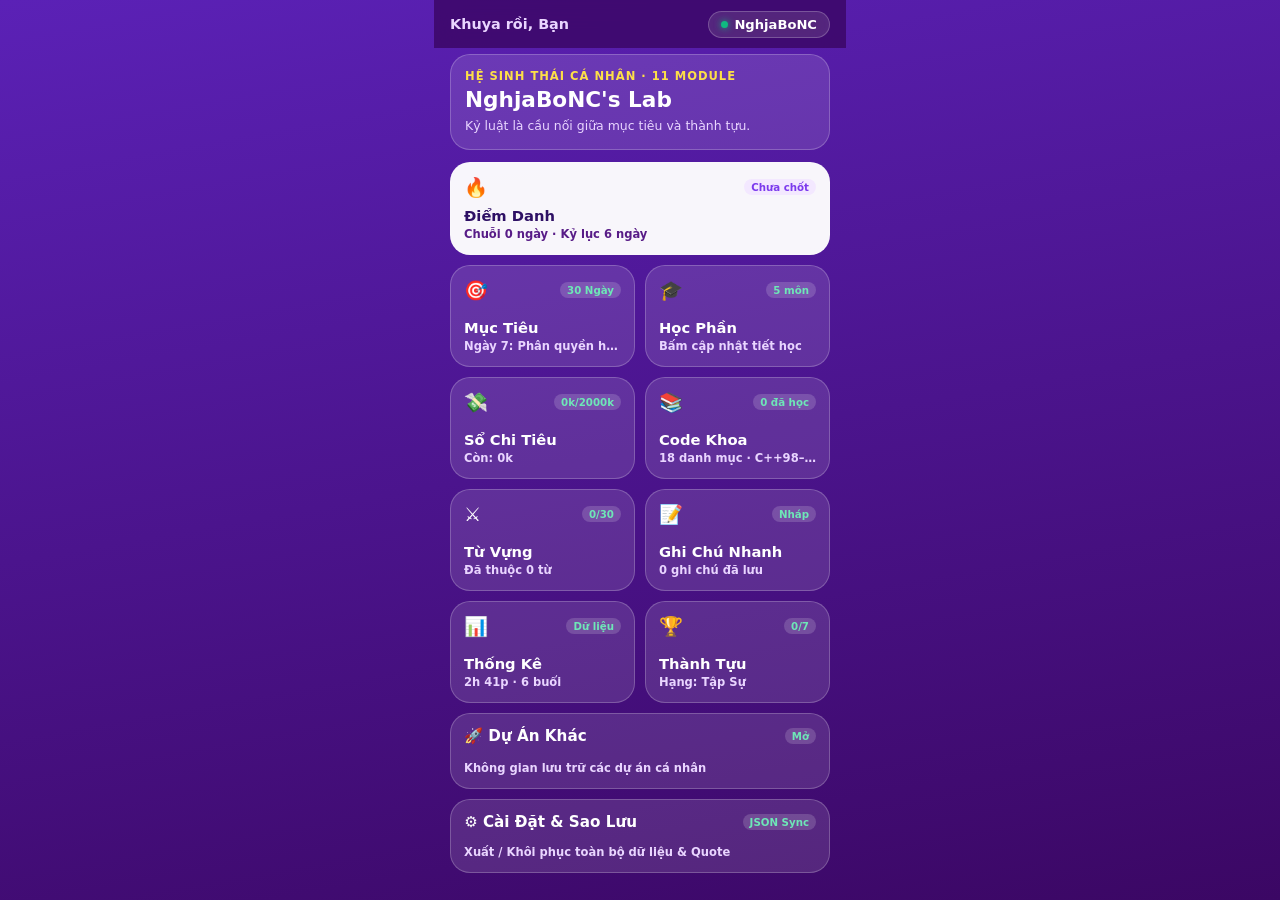
<file: index.html>
<!DOCTYPE html>
<html lang="vi">
<head>
  <meta charset="UTF-8" />
  <meta name="viewport" content="width=device-width, initial-scale=1.0, maximum-scale=1.0, user-scalable=no" />
  <title>NghjaBoNC's Lab</title>
  <link rel="stylesheet" href="core/theme.css?v=15" />
  <style>
    .hero-lab { display: flex; flex-direction: column; gap: 4px; }
    .lab-sub { font-size: 0.72rem; font-weight: 800; letter-spacing: 1px; color: var(--gold); }
    .lab-title { font-size: 1.35rem; font-weight: 900; }
    .lab-status { font-size: 0.78rem; color: var(--text-sub); margin-top: 2px; line-height: 1.35; }
    .bento-grid { display: grid; grid-template-columns: minmax(0, 1fr) minmax(0, 1fr); gap: 10px; width: 100%; }
    .mod-card {
      min-width: 0; overflow: hidden;
      background: var(--glass-bg); border: 1px solid var(--glass-border);
      border-radius: var(--r-card); padding: 13px; text-decoration: none; color: var(--text-light);
      display: flex; flex-direction: column; justify-content: space-between; min-height: 102px;
      transition: transform 0.14s ease, background 0.14s ease;
    }
    .mod-card:active { transform: scale(0.97); background: rgba(255,255,255,0.2); }
    .mod-card.featured { grid-column: span 2; background: var(--card-bg); color: var(--text-dark); min-height: 90px; }
    .mod-top { display: flex; align-items: center; justify-content: space-between; gap: 6px; }
    .mod-ico { font-size: 1.2rem; flex-shrink: 0; }
    .mod-tag { font-size: 0.64rem; font-weight: 800; padding: 2px 7px; border-radius: 999px; background: rgba(255,255,255,0.16); color: var(--mint); white-space: nowrap; }
    .mod-card.featured .mod-tag { background: #f3e8ff; color: var(--primary); }
    .mod-name { font-size: 0.92rem; font-weight: 800; margin-top: 8px; }
    .mod-live { font-size: 0.72rem; font-weight: 600; color: var(--text-sub); margin-top: 3px; white-space: nowrap; overflow: hidden; text-overflow: ellipsis; }
    .mod-card.featured .mod-live { color: #581c87; }
  </style>
</head>
<body>
  <header class="top-nav">
    <span id="greet" class="page-title">Chào Nghĩa</span>
    <span class="badge-pill"><span class="user-dot"></span>NghjaBoNC</span>
  </header>

  <main class="wrap">
    <section class="glass-card hero-lab">
      <span class="lab-sub">HỆ SINH THÁI CÁ NHÂN · 11 MODULE</span>
      <h1 class="lab-title">NghjaBoNC's Lab</h1>
      <p id="lab-quote" class="lab-status"></p>
    </section>

    <section class="bento-grid">
      <a href="diem-danh/" class="mod-card featured">
        <div class="mod-top"><span class="mod-ico">🔥</span><span id="tag-dd" class="mod-tag">Sẵn sàng</span></div>
        <div>
          <div class="mod-name">Điểm Danh</div>
          <div id="live-dd" class="mod-live">Chuỗi 0 ngày · Chạm để mở phiên</div>
        </div>
      </a>

      <a href="muc-tieu/" class="mod-card">
        <div class="mod-top"><span class="mod-ico">🎯</span><span class="mod-tag">30 Ngày</span></div>
        <div>
          <div class="mod-name">Mục Tiêu</div>
          <div id="live-mt" class="mod-live">Đang tải...</div>
        </div>
      </a>

      <a href="mon-hoc/" class="mod-card">
        <div class="mod-top"><span class="mod-ico">🎓</span><span id="tag-mh" class="mod-tag">UHL</span></div>
        <div>
          <div class="mod-name">Học Phần</div>
          <div id="live-mh" class="mod-live">Đếm tiết giảng đường</div>
        </div>
      </a>

      <a href="chi-tieu/" class="mod-card">
        <div class="mod-top"><span class="mod-ico">💸</span><span id="tag-ct" class="mod-tag">Ví Trọ</span></div>
        <div>
          <div class="mod-name">Sổ Chi Tiêu</div>
          <div id="live-ct" class="mod-live">0k</div>
        </div>
      </a>

      <a href="code-khoa/" class="mod-card">
        <div class="mod-top"><span class="mod-ico">📚</span><span id="tag-ck" class="mod-tag">C++ Wiki</span></div>
        <div>
          <div class="mod-name">Code Khoa</div>
          <div id="live-ck" class="mod-live">Bách khoa toàn thư C++</div>
        </div>
      </a>

      <a href="tu-vung/" class="mod-card">
        <div class="mod-top"><span class="mod-ico">⚔️</span><span id="tag-tv" class="mod-tag">TOEIC</span></div>
        <div>
          <div class="mod-name">Từ Vựng</div>
          <div id="live-tv" class="mod-live">0 từ đã thuộc</div>
        </div>
      </a>

      <a href="ghi-chu/" class="mod-card">
        <div class="mod-top"><span class="mod-ico">📝</span><span class="mod-tag">Nháp</span></div>
        <div>
          <div class="mod-name">Ghi Chú Nhanh</div>
          <div id="live-gc" class="mod-live">0 ghi chú</div>
        </div>
      </a>

      <a href="thong-ke/" class="mod-card">
        <div class="mod-top"><span class="mod-ico">📊</span><span id="tag-tk" class="mod-tag">Dữ liệu</span></div>
        <div>
          <div class="mod-name">Thống Kê</div>
          <div id="live-tk" class="mod-live">0 phút tích lũy</div>
        </div>
      </a>

      <a href="thanh-tuu/" class="mod-card">
        <div class="mod-top"><span class="mod-ico">🏆</span><span id="tag-tt" class="mod-tag">165</span></div>
        <div>
          <div class="mod-name">Thành Tựu</div>
          <div id="live-tt" class="mod-live">Tập Sự</div>
        </div>
      </a>

      <a href="du-an/" class="mod-card" style="grid-column: span 2; min-height: 76px;">
        <div class="mod-top"><span class="mod-ico" style="font-size:0.95rem;font-weight:800;">🚀 Dự Án Khác</span><span id="tag-da" class="mod-tag">Mở</span></div>
        <div id="live-da" class="mod-live">Không gian lưu trữ các dự án cá nhân</div>
      </a>

      <a href="cai-dat/" class="mod-card" style="grid-column: span 2; min-height: 74px;">
        <div class="mod-top"><span class="mod-ico" style="font-size:0.95rem;font-weight:800;">⚙️ Cài Đặt & Sao Lưu</span><span class="mod-tag">JSON Sync</span></div>
        <div class="mod-live">Xuất / Khôi phục toàn bộ dữ liệu & Quote</div>
      </a>
    </section>
  </main>

  <script src="core/quotes.js"></script>
  <script src="core/roadmap.js?v=15"></script>
  <script src="core/store.js?v=15"></script>
  <script>
    const s = LabStore.load();
    const today = LabStore.toDateKey(new Date()), ym = today.slice(0, 7);
    const st = LabStore.calcStats(s.history);
    const rk = LabStore.getRank(st.streak);
    const rec = s.history[today];

    const h = new Date().getHours();
    const uName = localStorage.getItem('lab_user_name') || 'Bạn'; const gEl = document.getElementById('greet'); gEl.textContent = (h < 5 ? 'Khuya rồi' : h < 12 ? 'Chào buổi sáng' : h < 18 ? 'Chào buổi chiều' : 'Chào buổi tối') + ', ' + uName; gEl.style.cursor = 'pointer'; gEl.title = 'Chạm để đổi tên'; gEl.onclick = () => { const n = prompt('Nhập tên hiển thị của bạn:', uName); if (n && n.trim()) { localStorage.setItem('lab_user_name', n.trim()); location.reload(); } };
    const qList = [...(typeof QUOTES !== 'undefined' ? QUOTES : []), ...s.customQuotes];
    document.getElementById('lab-quote').textContent = qList[Math.floor(Math.random() * qList.length)] || '';

    document.getElementById('tag-dd').textContent = LabStore.isCompleted(rec) ? 'Đã xong ✓' : (rec && rec.start ? 'Đang học...' : 'Chưa chốt');
    document.getElementById('live-dd').textContent = `Chuỗi ${st.streak} ngày · Kỷ lục ${st.bestStreak} ngày`;
    document.getElementById('live-mt').textContent = (s.targets[today]?.text) || LabStore.getNextLesson(s.history, today);

    const cDone = s.courses.reduce((a, c) => a + c.done, 0);
    document.getElementById('tag-mh').textContent = `${s.courses.length || 5} môn`;
    document.getElementById('live-mh').textContent = cDone ? `Đã học ${cDone} tiết` : 'Bấm cập nhật tiết học';

    const bal = s.walletBalance;
    const monSpend = s.expenses.filter(x => x.date.startsWith(ym) && x.type !== 'in').reduce((a, b) => a + b.amt, 0);
    document.getElementById('tag-ct').textContent = `${monSpend}k/${s.budgetMonth}k`;
    document.getElementById('live-ct').textContent = `Còn: ${bal >= 1000 || bal <= -1000 ? (bal/1000).toFixed(2).replace(/\.?0+$/,'')+'tr' : bal+'k'}`;

    document.getElementById('tag-ck').textContent = `${s.wikiLearned.length} đã học`;
    document.getElementById('live-ck').textContent = `18 danh mục · C++98–23`;

    document.getElementById('tag-tv').textContent = `${s.masteredVocab.length}/${30 + s.customVocab.length}`;
    document.getElementById('live-tv').textContent = `Đã thuộc ${s.masteredVocab.length} từ`;

    const mins = st.totalMins;
    document.getElementById('live-tk').textContent = `${mins >= 60 ? Math.floor(mins/60)+'h '+(mins%60)+'p' : mins+' phút'} · ${st.total} buổi`;
    document.getElementById('live-gc').textContent = `${s.notes.length} ghi chú đã lưu`;
    document.getElementById('tag-tt').textContent = `${st.streak}/${rk.next}`;
    document.getElementById('live-tt').textContent = `Hạng: ${rk.name}`;

    const visProj = s.projects.filter(p => !p.hidden).length;
    document.getElementById('tag-da').textContent = visProj ? `${visProj} dự án` : 'Mở';
  </script>
</body>
</html>
</file>
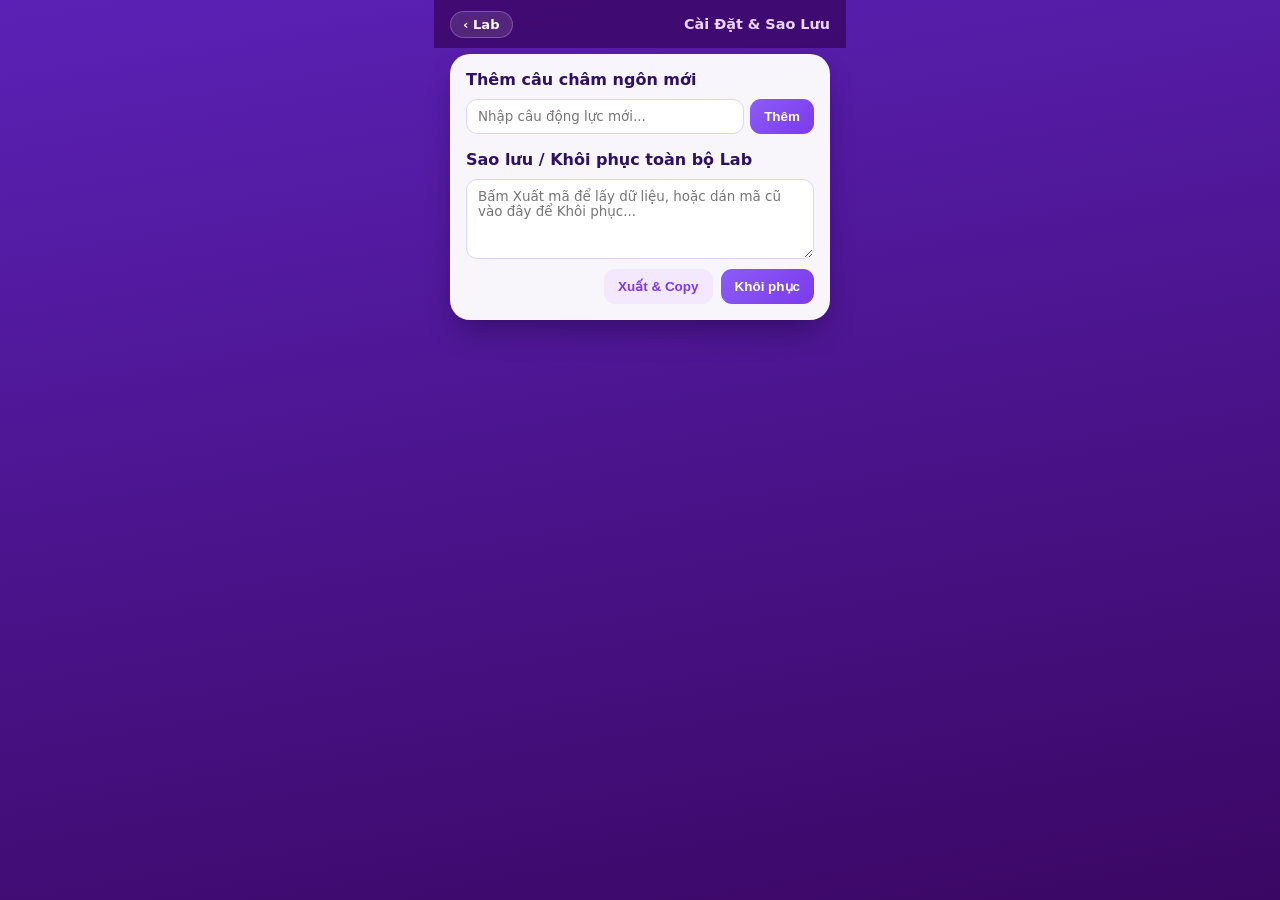
<file: cai-dat/index.html>
<!DOCTYPE html>
<html lang="vi">
<head>
  <meta charset="UTF-8" />
  <meta name="viewport" content="width=device-width, initial-scale=1.0, maximum-scale=1.0, user-scalable=no" />
  <title>Cài Đặt · NghjaBoNC's Lab</title>
  <link rel="stylesheet" href="../core/theme.css?v=1" />
</head>
<body>
  <header class="top-nav">
    <a href="../" class="back-btn">‹ Lab</a>
    <span class="page-title">Cài Đặt & Sao Lưu</span>
  </header>
  <main class="wrap">
    <section class="white-card" style="display:flex;flex-direction:column;gap:10px;">
      <strong>Thêm câu châm ngôn mới</strong>
      <div style="display:flex;gap:6px;">
        <input id="q-in" class="input-box" placeholder="Nhập câu động lực mới..." />
        <button id="q-add" class="btn-pri">Thêm</button>
      </div>
      <strong style="margin-top:6px;">Sao lưu / Khôi phục toàn bộ Lab</strong>
      <textarea id="bk-box" class="input-box" rows="4" placeholder="Bấm Xuất mã để lấy dữ liệu, hoặc dán mã cũ vào đây để Khôi phục..."></textarea>
      <div style="display:flex;gap:8px;justify-content:flex-end;">
        <button id="bk-exp" class="btn-sec">Xuất & Copy</button>
        <button id="bk-imp" class="btn-pri">Khôi phục</button>
      </div>
    </section>
  </main>
  <script src="../core/roadmap.js?v=1"></script>
  <script src="../core/store.js?v=1"></script>
  <script>
    document.getElementById('q-add').onclick = () => {
      const v = document.getElementById('q-in').value.trim();
      if (!v) return;
      const s = LabStore.load(); s.customQuotes.push(v); LabStore.save(s);
      document.getElementById('q-in').value = ''; alert('Đã thêm câu mới!');
    };
    document.getElementById('bk-exp').onclick = () => {
      const code = JSON.stringify(LabStore.load());
      document.getElementById('bk-box').value = code;
      navigator.clipboard?.writeText(code);
      document.getElementById('bk-exp').textContent = 'Đã Copy ✓';
    };
    document.getElementById('bk-imp').onclick = () => {
      try {
        const p = JSON.parse(document.getElementById('bk-box').value.trim());
        if (!p || !p.history) throw 0;
        LabStore.save(p); alert('Khôi phục thành công!');
      } catch { alert('Mã JSON không hợp lệ!'); }
    };
  </script>
</body>
</html>
</file>
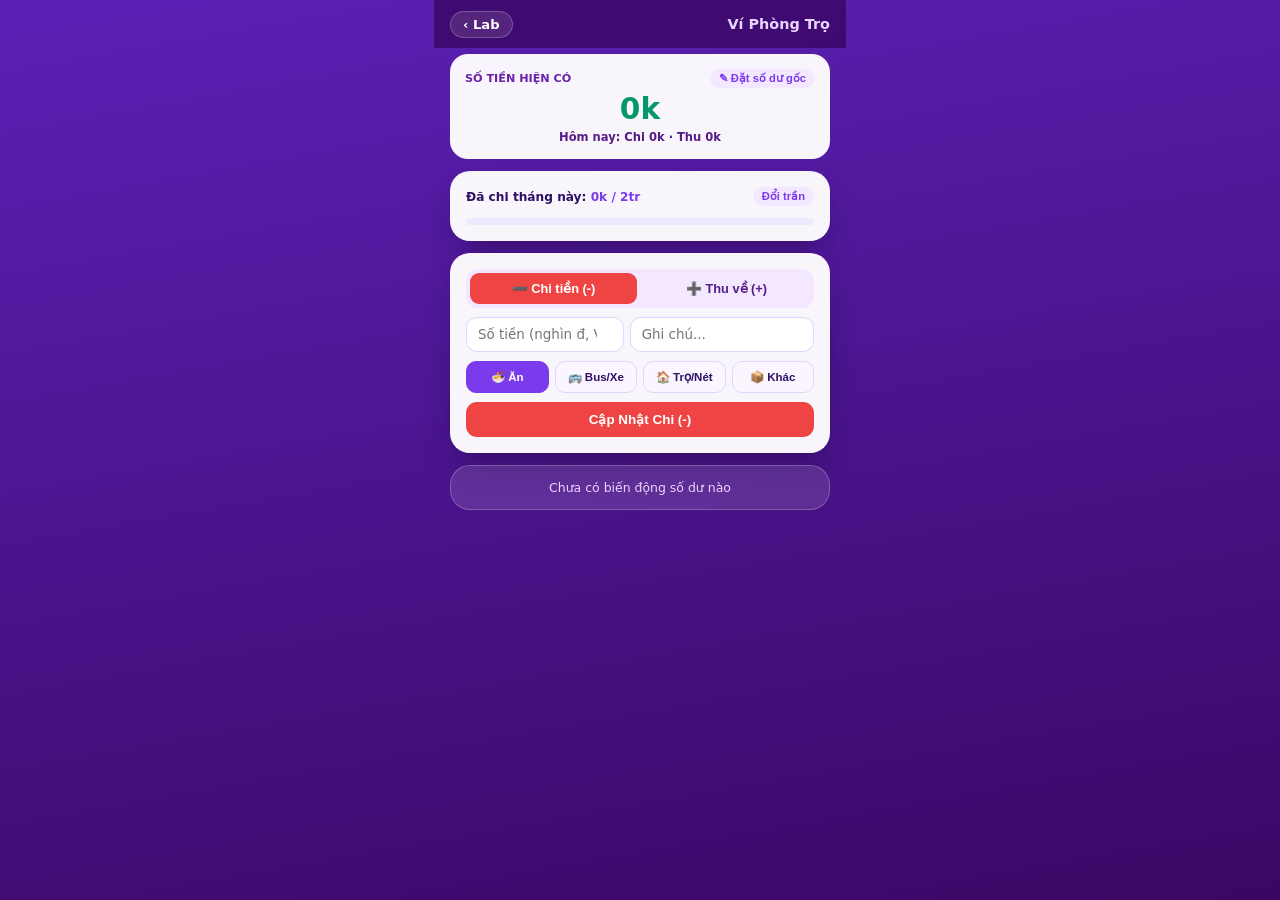
<file: chi-tieu/index.html>
<!DOCTYPE html>
<html lang="vi">
<head>
  <meta charset="UTF-8" />
  <meta name="viewport" content="width=device-width, initial-scale=1.0, maximum-scale=1.0, user-scalable=no" />
  <title>Ví Phòng Trọ · NghjaBoNC's Lab</title>
  <link rel="stylesheet" href="../core/theme.css?v=9" />
  <style>
    .bal-card { background: var(--card-bg); color: var(--text-dark); border-radius: 18px; padding: 15px; text-align: center; }
    .bal-top { display: flex; justify-content: space-between; align-items: center; }
    .bal-val { font-size: 1.85rem; font-weight: 900; color: var(--emerald); margin: 4px 0; }
    .bal-val.neg { color: var(--danger); }
    .mode-tabs { display: grid; grid-template-columns: 1fr 1fr; gap: 6px; background: #f3e8ff; padding: 4px; border-radius: 12px; }
    .m-btn { padding: 8px; border: none; border-radius: 9px; font-size: 0.8rem; font-weight: 800; cursor: pointer; background: transparent; color: #581c87; }
    .m-btn.active.out { background: var(--danger); color: #fff; }
    .m-btn.active.in { background: var(--emerald); color: #fff; }
    .cat-grid { display: grid; grid-template-columns: repeat(4, 1fr); gap: 6px; }
    .cat-btn { padding: 8px 4px; border-radius: 10px; border: 1.5px solid #ddd6fe; background: #faf5ff; color: var(--text-dark); font-size: 0.72rem; font-weight: 800; cursor: pointer; }
    .cat-btn.active { background: var(--primary); color: #fff; border-color: var(--primary); }
    .bar-bg { width: 100%; height: 7px; background: #ede9fe; border-radius: 999px; overflow: hidden; margin-top: 6px; }
    .bar-in { height: 100%; background: var(--emerald-light); transition: width 0.25s; }
    .ex-item { display: flex; justify-content: space-between; align-items: center; padding: 10px 12px; background: var(--card-bg); color: var(--text-dark); border-radius: 14px; font-size: 0.82rem; }
  </style>
</head>
<body>
  <header class="top-nav">
    <a href="../" class="back-btn">‹ Lab</a>
    <span class="page-title">Ví Phòng Trọ</span>
  </header>
  <main class="wrap">
    <section class="bal-card">
      <div class="bal-top">
        <span style="font-size:0.7rem;font-weight:800;color:#6b21a8;">SỐ TIỀN HIỆN CÓ</span>
        <button id="bal-set" class="btn-sec" style="padding:3px 9px;font-size:0.7rem;">✎ Đặt số dư gốc</button>
      </div>
      <div id="ex-bal" class="bal-val">0k</div>
      <div id="ex-sub" style="font-size:0.72rem;font-weight:700;color:#581c87;">Hôm nay: Chi 0k · Thu 0k</div>
    </section>

    <section class="white-card" style="display:flex;flex-direction:column;gap:6px;">
      <div style="display:flex;justify-content:space-between;align-items:center;font-size:0.76rem;font-weight:800;">
        <span>Đã chi tháng này: <span id="bd-lbl" style="color:var(--primary);">0k / 2tr</span></span>
        <button id="bd-edit" class="btn-sec" style="padding:3px 9px;font-size:0.7rem;">Đổi trần</button>
      </div>
      <div class="bar-bg"><div id="bd-bar" class="bar-in" style="width:0%"></div></div>
    </section>

    <section class="white-card" style="display:flex;flex-direction:column;gap:9px;">
      <div class="mode-tabs">
        <button id="tab-out" class="m-btn active out">➖ Chi tiền (-)</button>
        <button id="tab-in" class="m-btn">➕ Thu về (+)</button>
      </div>
      <div style="display:flex;gap:6px;">
        <input id="ex-amt" type="number" class="input-box" placeholder="Số tiền (nghìn đ, VD: 20)" style="flex:1;" />
        <input id="ex-note" class="input-box" placeholder="Ghi chú..." style="flex:1.2;" />
      </div>
      <div class="cat-grid" id="cats"></div>
      <button id="ex-add" class="btn-pri" style="background:var(--danger);">Cập Nhật Chi (-)</button>
    </section>

    <div id="ex-list" style="display:flex;flex-direction:column;gap:8px;"></div>
  </main>

  <script src="../core/roadmap.js?v=9"></script>
  <script src="../core/store.js?v=9"></script>
  <script>
    const CATS_OUT = [
      { lbl: '🍜 Ăn', val: '🍜 Ăn uống' },
      { lbl: '🚌 Bus/Xe', val: '🚌 Đi lại' },
      { lbl: '🏠 Trọ/Nét', val: '🏠 Trọ/Nét' },
      { lbl: '📦 Khác', val: '📦 Khác' }
    ];
    const CATS_IN = [
      { lbl: '👨‍👩‍👦 Gia đình', val: '👨‍👩‍👦 Gia đình' },
      { lbl: '💼 Làm thêm', val: '💼 Làm thêm' },
      { lbl: '🎁 Thưởng', val: '🎁 Thưởng' },
      { lbl: '💰 Thu khác', val: '💰 Thu khác' }
    ];

    let mode = 'out', curCat = CATS_OUT[0].val;
    const fmtK = (k) => {
      const sign = k < 0 ? '-' : '';
      const abs = Math.abs(k);
      return sign + (abs >= 1000 ? `${(abs/1000).toFixed(2).replace(/\.?0+$/,'')}tr` : `${abs}k`);
    };

    const renderCats = () => {
      const list = mode === 'out' ? CATS_OUT : CATS_IN;
      curCat = list[0].val;
      const box = document.getElementById('cats'); box.innerHTML = '';
      list.forEach((c, i) => {
        const b = document.createElement('button');
        b.className = 'cat-btn' + (i === 0 ? ' active' : '');
        b.textContent = c.lbl;
        b.onclick = () => {
          box.querySelectorAll('.cat-btn').forEach(x => x.classList.remove('active'));
          b.classList.add('active'); curCat = c.val;
        };
        box.appendChild(b);
      });
    };

    const render = () => {
      const s = LabStore.load(), today = LabStore.toDateKey(new Date()), ym = today.slice(0, 7);
      const isInc = (x) => x.type === 'in';
      const dayOut = s.expenses.filter(x => x.date === today && !isInc(x)).reduce((a, b) => a + b.amt, 0);
      const dayIn = s.expenses.filter(x => x.date === today && isInc(x)).reduce((a, b) => a + b.amt, 0);
      const monOut = s.expenses.filter(x => x.date.startsWith(ym) && !isInc(x)).reduce((a, b) => a + b.amt, 0);

      const balEl = document.getElementById('ex-bal');
      balEl.textContent = fmtK(s.walletBalance);
      balEl.classList.toggle('neg', s.walletBalance < 0);
      document.getElementById('ex-sub').textContent = `Hôm nay: Chi ${fmtK(dayOut)} · Thu ${fmtK(dayIn)}`;

      document.getElementById('bd-lbl').textContent = `${fmtK(monOut)} / ${fmtK(s.budgetMonth)}`;
      const pct = Math.min(100, Math.round((monOut / Math.max(1, s.budgetMonth)) * 100));
      const bar = document.getElementById('bd-bar');
      bar.style.width = pct + '%';
      bar.style.background = pct >= 90 ? 'var(--danger)' : (pct >= 70 ? 'var(--amber)' : 'var(--emerald-light)');

      const wrap = document.getElementById('ex-list');
      wrap.innerHTML = s.expenses.length ? '' : '<div class="glass-card" style="text-align:center;font-size:0.78rem;color:var(--text-sub);">Chưa có biến động số dư nào</div>';
      s.expenses.slice(0, 30).forEach((x, idx) => {
        const inc = isInc(x);
        const color = inc ? 'var(--emerald)' : 'var(--danger)';
        const prefix = inc ? '+' : '-';
        const snap = x.after !== undefined ? ` → Còn <b>${fmtK(x.after)}</b>` : '';
        wrap.insertAdjacentHTML('beforeend', `<div class="ex-item"><div><strong>${x.cat}</strong>${x.note ? ' · ' + x.note : ''}<div style="font-size:0.68rem;color:#6b21a8;">${x.date}${snap}</div></div><div style="display:flex;align-items:center;gap:8px;"><strong style="color:${color};">${prefix}${fmtK(x.amt)}</strong><button data-i="${idx}" style="border:none;background:none;color:#94a3b8;font-weight:800;cursor:pointer;">✕</button></div></div>`);
      });
      wrap.querySelectorAll('button[data-i]').forEach(b => b.onclick = () => {
        const cur = LabStore.load(), i = Number(b.dataset.i), item = cur.expenses[i];
        cur.walletBalance += (item.type === 'in' ? -item.amt : item.amt);
        cur.expenses.splice(i, 1); LabStore.save(cur); render();
      });
    };

    document.getElementById('tab-out').onclick = () => {
      mode = 'out';
      document.getElementById('tab-out').className = 'm-btn active out';
      document.getElementById('tab-in').className = 'm-btn';
      const btn = document.getElementById('ex-add');
      btn.textContent = 'Cập Nhật Chi (-)'; btn.style.background = 'var(--danger)';
      renderCats();
    };
    document.getElementById('tab-in').onclick = () => {
      mode = 'in';
      document.getElementById('tab-in').className = 'm-btn active in';
      document.getElementById('tab-out').className = 'm-btn';
      const btn = document.getElementById('ex-add');
      btn.textContent = 'Cập Nhật Thu (+)'; btn.style.background = 'var(--emerald)';
      renderCats();
    };

    document.getElementById('ex-add').onclick = () => {
      const amt = Number(document.getElementById('ex-amt').value);
      if (!amt || amt <= 0) return;
      const s = LabStore.load();
      s.walletBalance += (mode === 'in' ? amt : -amt);
      s.expenses.unshift({ type: mode, date: LabStore.toDateKey(new Date()), amt, after: s.walletBalance, cat: curCat, note: document.getElementById('ex-note').value.trim() });
      LabStore.save(s);
      document.getElementById('ex-amt').value = ''; document.getElementById('ex-note').value = '';
      render();
    };

    document.getElementById('bal-set').onclick = () => {
      const s = LabStore.load();
      const v = prompt('Nhập số tiền hiện có thực tế trong ví (nghìn đ, VD: 60 = 60k):', s.walletBalance);
      if (v !== null && v.trim() !== '' && !isNaN(Number(v))) {
        s.walletBalance = Number(v);
        s.expenses.unshift({ type: 'in', date: LabStore.toDateKey(new Date()), amt: 0, after: s.walletBalance, cat: '⚙️ Khớp số dư', note: 'Đặt mốc ví' });
        LabStore.save(s); render();
      }
    };

    document.getElementById('bd-edit').onclick = () => {
      const s = LabStore.load();
      const v = Number(prompt('Nhập hạn mức chi tiêu tháng (nghìn đ, VD: 2000 = 2 triệu):', s.budgetMonth));
      if (v > 0) { s.budgetMonth = v; LabStore.save(s); render(); }
    };

    renderCats(); render();
  </script>
</body>
</html>
</file>
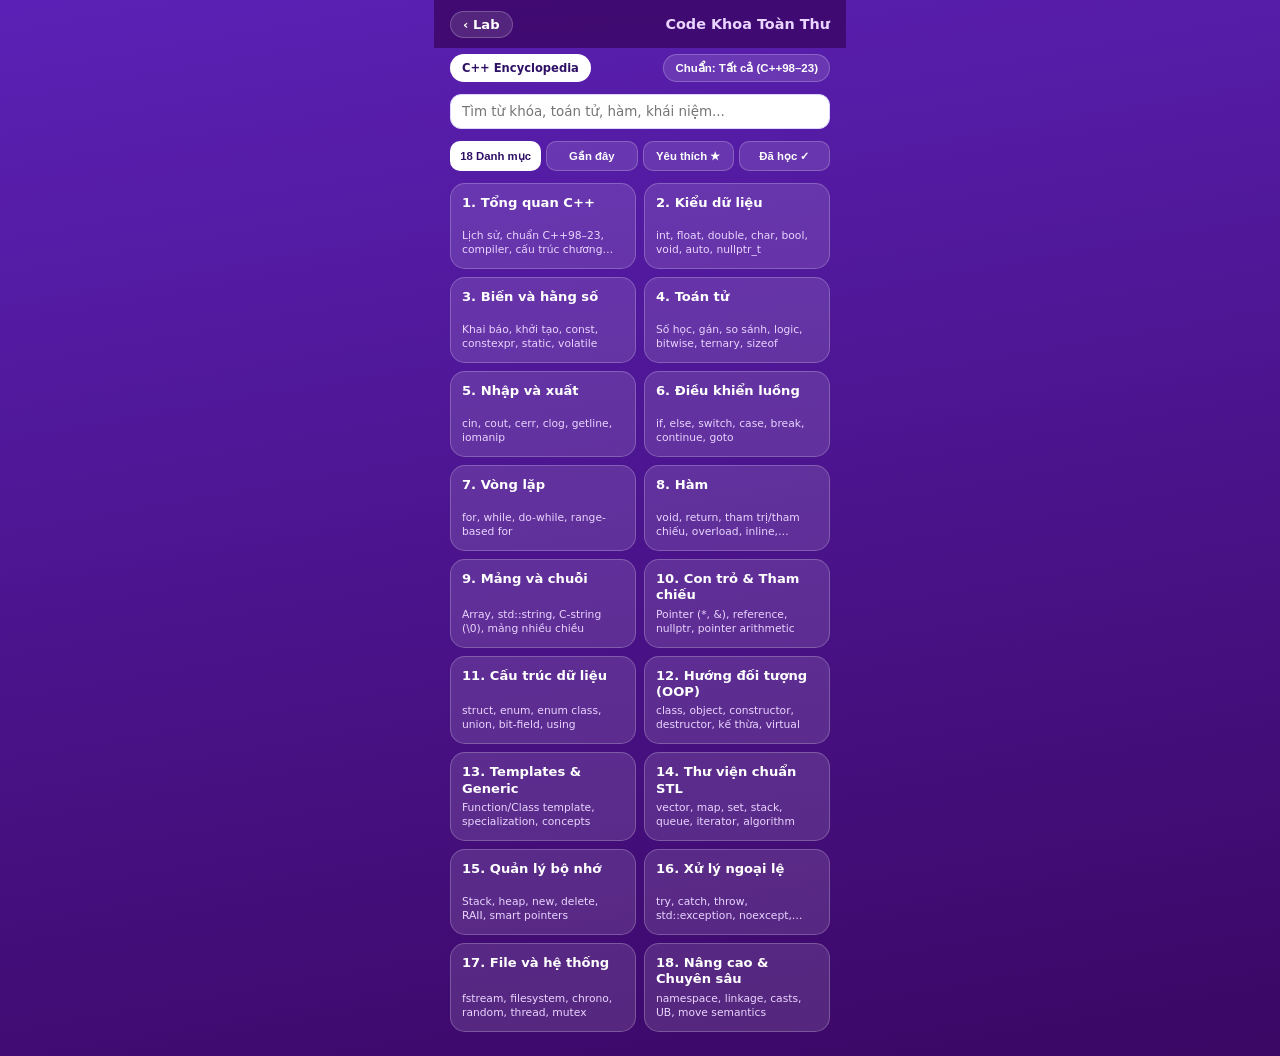
<file: code-khoa/index.html>
<!DOCTYPE html>
<html lang="vi">
<head>
  <meta charset="UTF-8" />
  <meta name="viewport" content="width=device-width, initial-scale=1.0, maximum-scale=1.0, user-scalable=no" />
  <title>Code Khoa Toàn Thư · C++ Encyclopedia</title>
  <link rel="stylesheet" href="../core/theme.css?v=15" />
  <style>
    .lang-bar { display: flex; justify-content: space-between; align-items: center; gap: 6px; }
    .lang-pill { padding: 6px 11px; border-radius: 999px; font-size: 0.72rem; font-weight: 800; border: 1px solid var(--glass-border); background: #fff; color: var(--text-dark); white-space: nowrap; }
    .std-toggle { padding: 6px 11px; border-radius: 999px; font-size: 0.72rem; font-weight: 800; border: 1px solid var(--glass-border); background: var(--glass-bg); color: #fff; cursor: pointer; white-space: nowrap; }
    .std-toggle.c03 { background: var(--gold); color: #3b0764; border-color: var(--gold); }
    .quick-tabs { display: grid; grid-template-columns: repeat(4, 1fr); gap: 5px; }
    .q-btn { padding: 7px 3px; border-radius: 10px; border: 1px solid var(--glass-border); background: var(--glass-bg); color: #fff; font-size: 0.71rem; font-weight: 800; cursor: pointer; }
    .q-btn.active { background: #fff; color: var(--text-dark); }
    .cat-grid { display: grid; grid-template-columns: 1fr 1fr; gap: 8px; }
    .cat-card { background: var(--glass-bg); border: 1px solid var(--glass-border); border-radius: 15px; padding: 11px; cursor: pointer; display: flex; flex-direction: column; justify-content: space-between; min-height: 86px; }
    .cat-card:active { transform: scale(0.98); background: rgba(255,255,255,0.2); }
    .cat-t { font-size: 0.82rem; font-weight: 800; color: #fff; line-height: 1.25; }
    .cat-d { font-size: 0.67rem; color: var(--text-sub); margin-top: 4px; line-height: 1.3; display: -webkit-box; -webkit-line-clamp: 2; -webkit-box-orient: vertical; overflow: hidden; }
    .entry-item { background: var(--card-bg); color: var(--text-dark); border-radius: 15px; padding: 12px 13px; cursor: pointer; display: flex; flex-direction: column; gap: 4px; }
    .entry-top { display: flex; justify-content: space-between; align-items: center; gap: 6px; }
    .entry-name { font-size: 0.92rem; font-weight: 900; color: var(--primary); }
    .entry-tag { font-size: 0.64rem; font-weight: 800; padding: 2px 7px; border-radius: 999px; background: #f3e8ff; color: #581c87; white-space: nowrap; }
    .detail-box { background: var(--card-bg); color: var(--text-dark); border-radius: 18px; padding: 15px; display: flex; flex-direction: column; gap: 11px; }
    .sec-lbl { font-size: 0.7rem; font-weight: 900; text-transform: uppercase; color: var(--primary); letter-spacing: 0.4px; margin-bottom: 3px; }
    .code-wrap { position: relative; background: #1e1b4b; color: #e0e7ff; border-radius: 12px; padding: 11px; font-family: monospace; font-size: 0.78rem; line-height: 1.45; overflow-x: auto; white-space: pre; }
    .cp-btn { position: absolute; top: 7px; right: 7px; background: rgba(255,255,255,0.16); color: #fff; border: none; border-radius: 7px; padding: 4px 8px; font-size: 0.68rem; font-weight: 800; cursor: pointer; }
    .note-box { background: #fef3c7; color: #78350f; border-left: 3.5px solid #f59e0b; padding: 9px 11px; border-radius: 10px; font-size: 0.78rem; line-height: 1.4; }
    .rel-chip { display: inline-block; padding: 5px 10px; background: #f3e8ff; color: var(--primary); border-radius: 999px; font-size: 0.74rem; font-weight: 800; margin: 3px 4px 0 0; cursor: pointer; }
  </style>
</head>
<body>
  <header class="top-nav">
    <a href="../" class="back-btn" id="nav-back">‹ Lab</a>
    <span class="page-title">Code Khoa Toàn Thư</span>
  </header>

  <main class="wrap">
    <div class="lang-bar">
      <span class="lang-pill">C++ Encyclopedia</span>
      <button id="std-btn" class="std-toggle">Chuẩn: Tất cả (C++98–23)</button>
    </div>

    <input id="w-search" class="input-box" placeholder="Tìm từ khóa, toán tử, hàm, khái niệm..." />

    <div class="quick-tabs" id="q-tabs">
      <button class="q-btn active" data-tab="cats">18 Danh mục</button>
      <button class="q-btn" data-tab="recent">Gần đây</button>
      <button class="q-btn" data-tab="fav">Yêu thích ★</button>
      <button class="q-btn" data-tab="learned">Đã học ✓</button>
    </div>

    <div id="view-main"></div>
    <div id="view-detail" class="hidden"></div>
  </main>

  <script src="../core/roadmap.js?v=15"></script>
  <script src="../core/store.js?v=15"></script>
  <script>
    let manifest = [];
    const cache = {};
    let curTab = 'cats', curCatId = null, onlyCpp03 = false;

    const isCpp03Compatible = (item) => {
      const s = (item.since || '').toLowerCase();
      return s.startsWith('c++98') || s.startsWith('c++03');
    };

    const filterByStd = (arr) => onlyCpp03 ? arr.filter(isCpp03Compatible) : arr;

    const loadCat = async (id) => {
      if (cache[id]) return cache[id];
      try {
        const res = await fetch(`cpp/data/${id}.json?v=15`);
        const arr = await res.json();
        cache[id] = arr.map(item => ({ ...item, catId: id }));
      } catch { cache[id] = []; }
      return cache[id];
    };

    const loadAllLoaded = async () => {
      await Promise.all(manifest.map(c => loadCat(c.id)));
      return Object.values(cache).flat();
    };

    const showMain = () => {
      document.getElementById('view-detail').classList.add('hidden');
      document.getElementById('view-main').classList.remove('hidden');
      document.getElementById('nav-back').textContent = '‹ Lab';
      document.getElementById('nav-back').href = '../';
      document.getElementById('nav-back').onclick = null;
    };

    const openDetail = async (id) => {
      const all = await loadAllLoaded();
      const item = all.find(x => x.id === id);
      if (!item) return;

      const s = LabStore.load();
      s.wikiRecent = [id, ...s.wikiRecent.filter(x => x !== id)].slice(0, 15);
      LabStore.save(s);

      const catObj = manifest.find(c => c.id === item.catId);
      const isFav = s.wikiFavs.includes(id);
      const isDone = s.wikiLearned.includes(id);

      const relHtml = (item.related || []).map(rid => {
        const target = all.find(x => x.id === rid);
        return target ? `<span class="rel-chip" data-rel="${rid}">${target.name}</span>` : '';
      }).join('');

      const box = document.getElementById('view-detail');
      box.innerHTML = `
        <div class="detail-box">
          <div style="display:flex;justify-content:space-between;align-items:flex-start;gap:8px;">
            <div>
              <div style="font-size:0.68rem;font-weight:800;color:var(--primary);">${catObj ? catObj.name : ''} · ${item.since}</div>
              <h2 style="font-size:1.2rem;font-weight:900;margin-top:2px;">${item.name}</h2>
              <span class="entry-tag" style="display:inline-block;margin-top:4px;">${item.kind}</span>
            </div>
            <div style="display:flex;gap:6px;">
              <button id="btn-fav" class="btn-sec" style="padding:6px 10px;font-size:0.78rem;">${isFav ? '★ Đã thích' : '☆ Thích'}</button>
              <button id="btn-done" class="btn-pri" style="padding:6px 10px;font-size:0.78rem;background:${isDone ? 'var(--emerald)' : ''};">${isDone ? '✓ Đã học' : 'Đánh dấu học'}</button>
            </div>
          </div>

          <div><div class="sec-lbl">Định nghĩa</div><div style="font-size:0.84rem;line-height:1.45;">${item.def}</div></div>
          <div><div class="sec-lbl">Cú pháp</div><div class="code-wrap"><button class="cp-btn" data-cp="syn">Copy</button><code id="code-syn"></code></div></div>
          <div><div class="sec-lbl">Công dụng</div><div style="font-size:0.84rem;line-height:1.45;">${item.use}</div></div>
          <div><div class="sec-lbl">Ví dụ minh họa</div><div class="code-wrap"><button class="cp-btn" data-cp="ex">Copy</button><code id="code-ex"></code></div></div>
          ${item.note ? `<div class="note-box"><strong>⚠️ Lưu ý kỹ thuật:</strong> ${item.note}</div>` : ''}
          ${relHtml ? `<div><div class="sec-lbl">Kiến thức liên quan</div><div>${relHtml}</div></div>` : ''}
        </div>
      `;

      document.getElementById('code-syn').textContent = item.syntax;
      document.getElementById('code-ex').textContent = item.example;

      box.querySelectorAll('.cp-btn').forEach(b => b.onclick = () => {
        const txt = b.dataset.cp === 'syn' ? item.syntax : item.example;
        navigator.clipboard?.writeText(txt);
        b.textContent = 'Đã chép ✓';
        setTimeout(() => b.textContent = 'Copy', 1200);
      });

      document.getElementById('btn-fav').onclick = () => {
        const cur = LabStore.load();
        const i = cur.wikiFavs.indexOf(id);
        if (i >= 0) cur.wikiFavs.splice(i, 1); else cur.wikiFavs.push(id);
        LabStore.save(cur); openDetail(id);
      };
      document.getElementById('btn-done').onclick = () => {
        const cur = LabStore.load();
        const i = cur.wikiLearned.indexOf(id);
        if (i >= 0) cur.wikiLearned.splice(i, 1); else cur.wikiLearned.push(id);
        LabStore.save(cur); openDetail(id);
      };
      box.querySelectorAll('[data-rel]').forEach(el => el.onclick = () => openDetail(el.dataset.rel));

      document.getElementById('view-main').classList.add('hidden');
      box.classList.remove('hidden');
      const back = document.getElementById('nav-back');
      back.textContent = '‹ Danh sách';
      back.href = '#';
      back.onclick = (e) => { e.preventDefault(); showMain(); renderMain(); };
      window.scrollTo(0, 0);
    };

    const renderEntryList = (items, emptyMsg, headerHtml = '') => {
      const s = LabStore.load(), view = document.getElementById('view-main');
      const filtered = filterByStd(items);
      if (!filtered.length) {
        view.innerHTML = `${headerHtml}<div class="glass-card" style="text-align:center;font-size:0.8rem;color:var(--text-sub);">${emptyMsg}</div>`;
        return;
      }
      view.innerHTML = `${headerHtml}<div style="display:flex;flex-direction:column;gap:8px;">` + filtered.map(x => `
        <div class="entry-item" data-id="${x.id}">
          <div class="entry-top">
            <span class="entry-name">${x.name}</span>
            <span class="entry-tag">${s.wikiLearned.includes(x.id) ? '✓ ' : ''}${x.since}</span>
          </div>
          <div style="font-size:0.76rem;color:#4c1d95;line-height:1.35;">${x.def}</div>
        </div>
      `).join('') + `</div>`;
      view.querySelectorAll('.entry-item').forEach(el => el.onclick = () => openDetail(el.dataset.id));
    };

    const renderMain = async () => {
      showMain();
      const q = document.getElementById('w-search').value.trim().toLowerCase();
      const view = document.getElementById('view-main');

      if (q) {
        const all = await loadAllLoaded();
        const hits = all.filter(x => x.name.toLowerCase().includes(q) || x.def.toLowerCase().includes(q) || x.kind.toLowerCase().includes(q));
        renderEntryList(hits, `Không tìm thấy mục nào khớp với "${q}"`);
        return;
      }

      if (curTab === 'cats') {
        if (curCatId) {
          const catObj = manifest.find(c => c.id === curCatId);
          const items = await loadCat(curCatId);
          const hdr = `<div style="display:flex;justify-content:space-between;align-items:center;margin-bottom:8px;"><strong style="font-size:0.88rem;">${catObj.name}</strong><button id="back-cats" class="btn-sec" style="padding:4px 10px;font-size:0.74rem;">‹ 18 Danh mục</button></div>`;
          renderEntryList(items, onlyCpp03 ? 'Không có mục C++98/03 nào trong danh mục này.' : 'Danh mục này đang được bổ sung dữ liệu ở giai đoạn tiếp theo.', hdr);
          document.getElementById('back-cats').onclick = () => { curCatId = null; renderMain(); };
          return;
        }
        view.innerHTML = `<div class="cat-grid">` + manifest.map(c => `
          <div class="cat-card" data-cid="${c.id}">
            <div class="cat-t">${c.name}</div>
            <div class="cat-d">${c.desc}</div>
          </div>
        `).join('') + `</div>`;
        view.querySelectorAll('.cat-card').forEach(el => el.onclick = () => { curCatId = el.dataset.cid; renderMain(); });
        return;
      }

      const all = await loadAllLoaded(), s = LabStore.load();
      if (curTab === 'recent') {
        const list = s.wikiRecent.map(id => all.find(x => x.id === id)).filter(Boolean);
        renderEntryList(list, 'Chưa có lịch sử tra cứu gần đây.');
      } else if (curTab === 'fav') {
        const list = s.wikiFavs.map(id => all.find(x => x.id === id)).filter(Boolean);
        renderEntryList(list, 'Chưa đánh dấu mục yêu thích nào.');
      } else if (curTab === 'learned') {
        const list = s.wikiLearned.map(id => all.find(x => x.id === id)).filter(Boolean);
        renderEntryList(list, 'Chưa đánh dấu mục nào đã học.');
      }
    };

    document.getElementById('std-btn').onclick = () => {
      onlyCpp03 = !onlyCpp03;
      const btn = document.getElementById('std-btn');
      btn.textContent = onlyCpp03 ? 'Chuẩn: Chỉ C++98/03 ✓' : 'Chuẩn: Tất cả (C++98–23)';
      btn.classList.toggle('c03', onlyCpp03);
      if (document.getElementById('view-detail').classList.contains('hidden')) renderMain();
    };

    document.querySelectorAll('#q-tabs .q-btn').forEach(b => b.onclick = () => {
      document.querySelectorAll('#q-tabs .q-btn').forEach(x => x.classList.remove('active'));
      b.classList.add('active');
      curTab = b.dataset.tab; curCatId = null;
      document.getElementById('w-search').value = '';
      renderMain();
    });
    document.getElementById('w-search').oninput = renderMain;

    (async () => {
      const res = await fetch('cpp/data/manifest.json?v=15');
      manifest = await res.json();
      renderMain();
    })();
  </script>
</body>
</html>
</file>
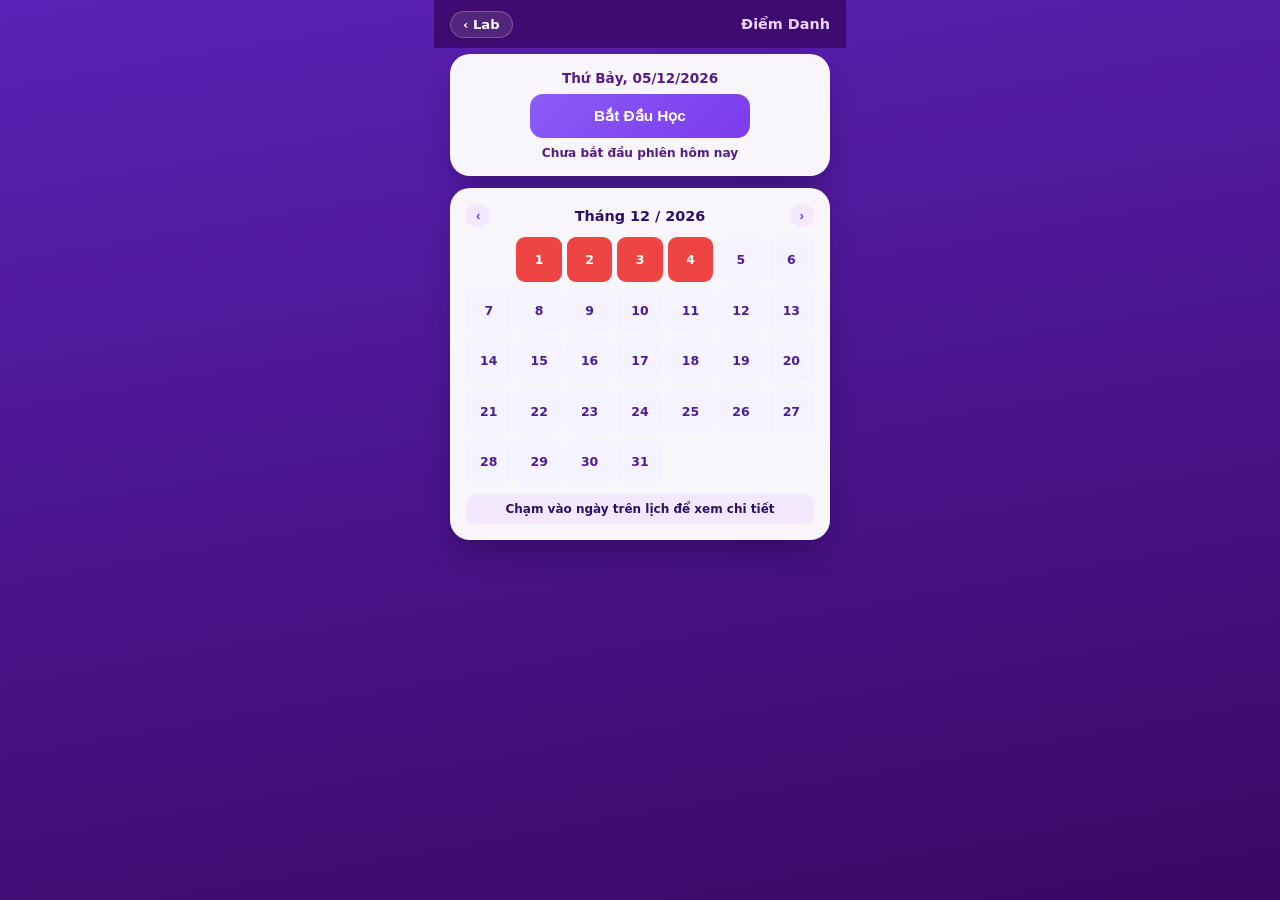
<file: diem-danh/index.html>
<!DOCTYPE html>
<html lang="vi">
<head>
  <meta charset="UTF-8" />
  <meta name="viewport" content="width=device-width, initial-scale=1.0, maximum-scale=1.0, user-scalable=no" />
  <title>Điểm Danh · NghjaBoNC's Lab</title>
  <link rel="stylesheet" href="../core/theme.css?v=1" />
  <style>
    .btn-main { width: 100%; max-width: 220px; padding: 13px; font-size: 0.96rem; font-weight: 800; color: #fff; border: none; border-radius: 13px; background: linear-gradient(135deg, var(--primary-light), var(--primary)); cursor: pointer; }
    .btn-main.wait { background: #64748b; } .btn-main.end { background: linear-gradient(135deg, #fbbf24, #d97706); } .btn-main.done { background: linear-gradient(135deg, var(--emerald-light), var(--emerald)); }
    .pills { width: 100%; display: grid; grid-template-columns: repeat(3,1fr); gap: 6px; margin-top: 10px; }
    .pill { background: #f5f3ff; border-radius: 10px; padding: 6px; text-align: center; }
    .pill span { display: block; font-size: 0.65rem; color: #6b21a8; font-weight: 700; }
    .pill strong { font-size: 0.82rem; font-weight: 800; }
    .cal-grid { display: grid; grid-template-columns: repeat(7,1fr); gap: 5px; margin-top: 10px; text-align: center; }
    .c-day { aspect-ratio: 1; border-radius: 9px; display: flex; align-items: center; justify-content: center; font-size: 0.78rem; font-weight: 700; background: #f5f3ff; color: #4c1d95; cursor: pointer; }
    .c-day.green { background: var(--emerald-light); color: #fff; } .c-day.yellow { background: var(--amber); color: #fff; } .c-day.red { background: var(--danger); color: #fff; }
  </style>
</head>
<body>
  <header class="top-nav">
    <a href="../" class="back-btn">‹ Lab</a>
    <span class="page-title">Điểm Danh</span>
  </header>
  <main class="wrap">
    <section class="white-card" style="display:flex;flex-direction:column;align-items:center;gap:8px;">
      <strong id="d-today" style="font-size:0.85rem;color:#581c87;text-transform:capitalize;"></strong>
      <button id="btn-act" class="btn-main">Bắt Đầu Học</button>
      <div id="pills" class="pills hidden">
        <div class="pill"><span>Bắt đầu</span><strong id="p-s">--:--</strong></div>
        <div class="pill"><span>Kết thúc</span><strong id="p-e">--:--</strong></div>
        <div class="pill"><span>Tổng</span><strong id="p-t">--</strong></div>
      </div>
      <div id="d-st" style="font-size:0.76rem;font-weight:600;color:#581c87;">Chưa bắt đầu phiên hôm nay</div>
    </section>

    <section class="white-card">
      <div style="display:flex;justify-content:space-between;align-items:center;">
        <button id="c-prev" class="btn-sec" style="padding:4px 10px;">‹</button>
        <strong id="c-title" style="font-size:0.9rem;"></strong>
        <button id="c-next" class="btn-sec" style="padding:4px 10px;">›</button>
      </div>
      <div id="c-grid" class="cal-grid"></div>
      <div id="c-det" style="margin-top:10px;background:#f3e8ff;border-radius:10px;padding:8px;font-size:0.75rem;font-weight:600;text-align:center;">Chạm vào ngày trên lịch để xem chi tiết</div>
    </section>
  </main>
  <script src="../core/roadmap.js?v=1"></script>
  <script src="../core/store.js?v=1"></script>
  <script>
    const MIN_MS = 10 * 60 * 1000;
    let y = new Date().getFullYear(), m = new Date().getMonth();
    const fmtT = (iso) => new Date(iso).toLocaleTimeString('vi-VN', { hour: '2-digit', minute: '2-digit' });
    const fmtD = (ms) => { const min = Math.max(1, Math.round(ms/60000)); return min >= 60 ? `${Math.floor(min/60)}h ${min%60}p` : `${min} phút`; };

    const render = () => {
      const now = new Date(), today = LabStore.toDateKey(now), s = LabStore.load(), rec = s.history[today];
      document.getElementById('d-today').textContent = now.toLocaleDateString('vi-VN', { weekday: 'long', day: '2-digit', month: '2-digit', year: 'numeric' });
      const btn = document.getElementById('btn-act'), pills = document.getElementById('pills'), st = document.getElementById('d-st');
      btn.className = 'btn-main';
      if (!rec) {
        btn.disabled = false; btn.textContent = 'Bắt Đầu Học'; pills.classList.add('hidden'); st.textContent = 'Chưa bắt đầu phiên hôm nay';
      } else if (rec.start && !rec.end) {
        pills.classList.remove('hidden'); document.getElementById('p-s').textContent = fmtT(rec.start); document.getElementById('p-e').textContent = '--:--'; document.getElementById('p-t').textContent = 'Đang học';
        const rem = MIN_MS - (Date.now() - new Date(rec.start).getTime());
        if (rem > 0) {
          btn.disabled = true; btn.classList.add('wait');
          btn.textContent = `Chờ ${String(Math.floor(rem/60000)).padStart(2,'0')}:${String(Math.floor((rem%60000)/1000)).padStart(2,'0')}`;
          st.textContent = 'Chạm đúp dòng này để hủy phiên';
        } else {
          btn.disabled = false; btn.classList.add('end'); btn.textContent = 'Kết Thúc Học'; st.textContent = 'Đã đủ 10 phút — bấm để chốt!';
        }
      } else {
        btn.disabled = true; btn.classList.add('done'); btn.textContent = 'Đã Hoàn Thành'; pills.classList.remove('hidden');
        document.getElementById('p-s').textContent = rec.start ? fmtT(rec.start) : 'Bù';
        document.getElementById('p-e').textContent = rec.end ? fmtT(rec.end) : '--:--';
        document.getElementById('p-t').textContent = (rec.start && rec.end) ? fmtD(new Date(rec.end)-new Date(rec.start)) : 'Bù';
        st.textContent = rec.note ? `✓ ${rec.note}` : '✓ Đã chốt hôm nay';
      }
    };

    const renderCal = () => {
      const { history } = LabStore.load(), today = LabStore.toDateKey(new Date()), first = Object.keys(history).sort()[0] || today;
      document.getElementById('c-title').textContent = `Tháng ${m+1} / ${y}`;
      const grid = document.getElementById('c-grid'); grid.innerHTML = '';
      const off = (new Date(y, m, 1).getDay() + 6) % 7, days = new Date(y, m+1, 0).getDate();
      for (let i=0; i<off; i++) grid.insertAdjacentHTML('beforeend', '<div></div>');
      for (let d=1; d<=days; d++) {
        const k = LabStore.toDateKey(new Date(y, m, d)), rec = history[k], el = document.createElement('div');
        el.className = 'c-day'; el.textContent = d;
        if (rec?.type === 'makeup') { el.classList.add('yellow'); el.onclick = () => { document.getElementById('c-det').textContent = `Ngày ${d}/${m+1}: Học bù`; }; }
        else if (LabStore.isCompleted(rec)) {
          el.classList.add('green');
          el.onclick = () => { document.getElementById('c-det').textContent = `Ngày ${d}/${m+1}: ${fmtT(rec.start)}–${fmtT(rec.end)} (${fmtD(new Date(rec.end)-new Date(rec.start))})${rec.note ? ' · '+rec.note : ''}`; };
        } else if (k < today && k >= first) {
          el.classList.add('red');
          el.onclick = () => { const s = LabStore.load(); s.history[k] = { type: 'makeup' }; LabStore.save(s); renderCal(); };
        }
        grid.appendChild(el);
      }
    };

    document.getElementById('btn-act').onclick = () => {
      const s = LabStore.load(), today = LabStore.toDateKey(new Date()), rec = s.history[today];
      if (!rec) { s.history[today] = { start: new Date().toISOString(), end: null, type: 'normal', note: '' }; LabStore.save(s); render(); }
      else if (rec.start && !rec.end && Date.now() - new Date(rec.start).getTime() >= MIN_MS) {
        const note = prompt('Ghi chú buổi học (để trống lấy bài lộ trình):', LabStore.getNextLesson(s.history, today)) || '';
        s.history[today].end = new Date().toISOString(); s.history[today].note = note.trim(); LabStore.save(s); render(); renderCal();
      }
    };
    document.getElementById('d-st').ondblclick = () => { const s = LabStore.load(); delete s.history[LabStore.toDateKey(new Date())]; s.telemetry.cancelledSessions=(s.telemetry.cancelledSessions||0)+1; LabStore.save(s); render(); };
    document.getElementById('c-prev').onclick = () => { if (--m < 0) { m = 11; y--; } renderCal(); };
    document.getElementById('c-next').onclick = () => { if (++m > 11) { m = 0; y++; } renderCal(); };
    render(); renderCal(); setInterval(render, 1000);
  </script>
</body>
</html>
</file>
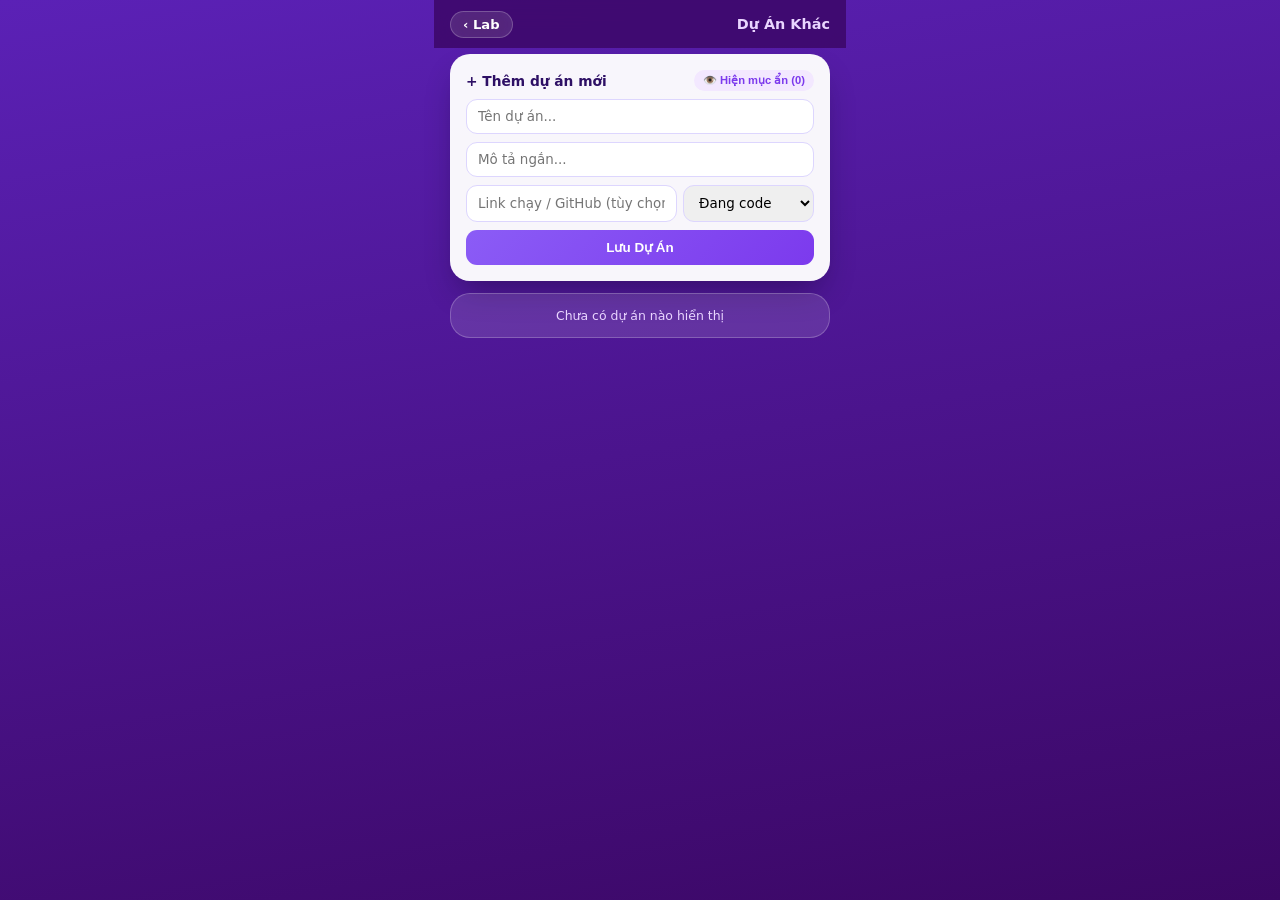
<file: du-an/index.html>
<!DOCTYPE html>
<html lang="vi">
<head>
  <meta charset="UTF-8" />
  <meta name="viewport" content="width=device-width, initial-scale=1.0, maximum-scale=1.0, user-scalable=no" />
  <title>Dự Án Khác · NghjaBoNC's Lab</title>
  <link rel="stylesheet" href="../core/theme.css?v=12" />
  <style>
    .p-card { background: var(--card-bg); color: var(--text-dark); border-radius: 18px; padding: 14px; display: flex; flex-direction: column; gap: 8px; }
    .p-card.hidden-item { opacity: 0.55; border: 1.5px dashed #a855f7; }
    .p-top { display: flex; justify-content: space-between; align-items: flex-start; gap: 8px; }
    .p-name { font-size: 0.95rem; font-weight: 800; }
    .p-st { font-size: 0.66rem; font-weight: 800; padding: 3px 8px; border-radius: 999px; cursor: pointer; white-space: nowrap; }
    .st-wip { background: #fef3c7; color: #b45309; }
    .st-done { background: #d1fae5; color: #047857; }
    .st-idea { background: #f3e8ff; color: var(--primary); }
    .p-desc { font-size: 0.78rem; color: #4c1d95; line-height: 1.4; }
    .p-foot { display: flex; justify-content: space-between; align-items: center; margin-top: 2px; gap: 6px; }
    .p-link { font-size: 0.74rem; font-weight: 800; color: #fff; background: var(--primary); padding: 5px 11px; border-radius: 9px; text-decoration: none; }
  </style>
</head>
<body>
  <header class="top-nav">
    <a href="../" class="back-btn">‹ Lab</a>
    <span class="page-title">Dự Án Khác</span>
  </header>
  <main class="wrap">
    <section class="white-card" style="display:flex;flex-direction:column;gap:8px;">
      <div style="display:flex;justify-content:space-between;align-items:center;">
        <strong style="font-size:0.86rem;">+ Thêm dự án mới</strong>
        <button id="toggle-hidden" class="btn-sec" style="padding:4px 9px;font-size:0.7rem;">👁️ Hiện mục ẩn (0)</button>
      </div>
      <input id="p-name" class="input-box" placeholder="Tên dự án..." />
      <input id="p-desc" class="input-box" placeholder="Mô tả ngắn..." />
      <div style="display:flex;gap:6px;">
        <input id="p-url" class="input-box" placeholder="Link chạy / GitHub (tùy chọn)" style="flex:1.4;" />
        <select id="p-st" class="input-box" style="flex:0.8;">
          <option value="wip">Đang code</option>
          <option value="idea">Ý tưởng</option>
          <option value="done">Hoàn thành</option>
        </select>
      </div>
      <button id="p-add" class="btn-pri">Lưu Dự Án</button>
    </section>

    <div id="p-list" style="display:flex;flex-direction:column;gap:10px;"></div>
  </main>

  <script src="../core/roadmap.js?v=12"></script>
  <script src="../core/store.js?v=12"></script>
  <script>
    const ST_MAP = {
      wip: { lbl: '⚡ Đang code', cls: 'st-wip', next: 'done' },
      done: { lbl: '✅ Hoàn thành', cls: 'st-done', next: 'idea' },
      idea: { lbl: '💡 Ý tưởng', cls: 'st-idea', next: 'wip' }
    };

    let showHidden = false;

    const render = () => {
      const s = LabStore.load(), wrap = document.getElementById('p-list');
      const hiddenCount = s.projects.filter(p => p.hidden).length;
      document.getElementById('toggle-hidden').textContent = showHidden ? '🙈 Giấu mục ẩn' : `👁️ Hiện mục ẩn (${hiddenCount})`;

      const visible = s.projects.map((p, idx) => ({ ...p, idx })).filter(p => showHidden || !p.hidden);
      wrap.innerHTML = visible.length ? '' : '<div class="glass-card" style="text-align:center;font-size:0.78rem;color:var(--text-sub);">Chưa có dự án nào hiển thị</div>';

      visible.forEach(p => {
        const st = ST_MAP[p.status] || ST_MAP.idea;
        const linkHtml = p.url ? `<a href="${p.url}" target="_blank" class="p-link">Mở dự án ↗</a>` : `<span style="font-size:0.7rem;color:#7c3aed;font-weight:700;">Chưa gắn link</span>`;
        wrap.insertAdjacentHTML('beforeend', `
          <div class="p-card ${p.hidden ? 'hidden-item' : ''}">
            <div class="p-top">
              <span class="p-name">${p.name}</span>
              <span class="p-st ${st.cls}" data-st="${p.idx}">${st.lbl}</span>
            </div>
            ${p.desc ? `<div class="p-desc">${p.desc}</div>` : ''}
            <div class="p-foot">
              ${linkHtml}
              <div style="display:flex;gap:6px;align-items:center;">
                <button class="btn-sec" data-hide="${p.idx}" style="padding:4px 8px;font-size:0.7rem;">${p.hidden ? 'Hiện' : 'Ẩn'}</button>
                <button class="btn-sec" data-edit="${p.idx}" style="padding:4px 8px;font-size:0.7rem;">Link</button>
                <button data-del="${p.idx}" style="border:none;background:none;color:#94a3b8;font-weight:800;cursor:pointer;">✕</button>
              </div>
            </div>
          </div>
        `);
      });

      wrap.querySelectorAll('[data-st]').forEach(el => el.onclick = () => {
        const cur = LabStore.load(), i = Number(el.dataset.st);
        cur.projects[i].status = (ST_MAP[cur.projects[i].status] || ST_MAP.idea).next;
        LabStore.save(cur); render();
      });
      wrap.querySelectorAll('[data-hide]').forEach(el => el.onclick = () => {
        const cur = LabStore.load(), i = Number(el.dataset.hide);
        cur.projects[i].hidden = !cur.projects[i].hidden;
        LabStore.save(cur); render();
      });
      wrap.querySelectorAll('[data-edit]').forEach(el => el.onclick = () => {
        const cur = LabStore.load(), i = Number(el.dataset.edit);
        const u = prompt('Dán link dự án:', cur.projects[i].url || 'https://');
        if (u !== null) { cur.projects[i].url = u.trim() === 'https://' ? '' : u.trim(); LabStore.save(cur); render(); }
      });
      wrap.querySelectorAll('[data-del]').forEach(el => el.onclick = () => {
        if (!confirm('Xóa dự án này?')) return;
        const cur = LabStore.load(); cur.projects.splice(Number(el.dataset.del), 1); LabStore.save(cur); render();
      });
    };

    document.getElementById('toggle-hidden').onclick = () => { showHidden = !showHidden; render(); };

    document.getElementById('p-add').onclick = () => {
      const name = document.getElementById('p-name').value.trim();
      if (!name) return;
      const s = LabStore.load();
      s.projects.unshift({
        name,
        desc: document.getElementById('p-desc').value.trim(),
        url: document.getElementById('p-url').value.trim(),
        status: document.getElementById('p-st').value,
        hidden: false
      });
      LabStore.save(s);
      document.getElementById('p-name').value = '';
      document.getElementById('p-desc').value = '';
      document.getElementById('p-url').value = '';
      render();
    };
    render();
  </script>
</body>
</html>
</file>
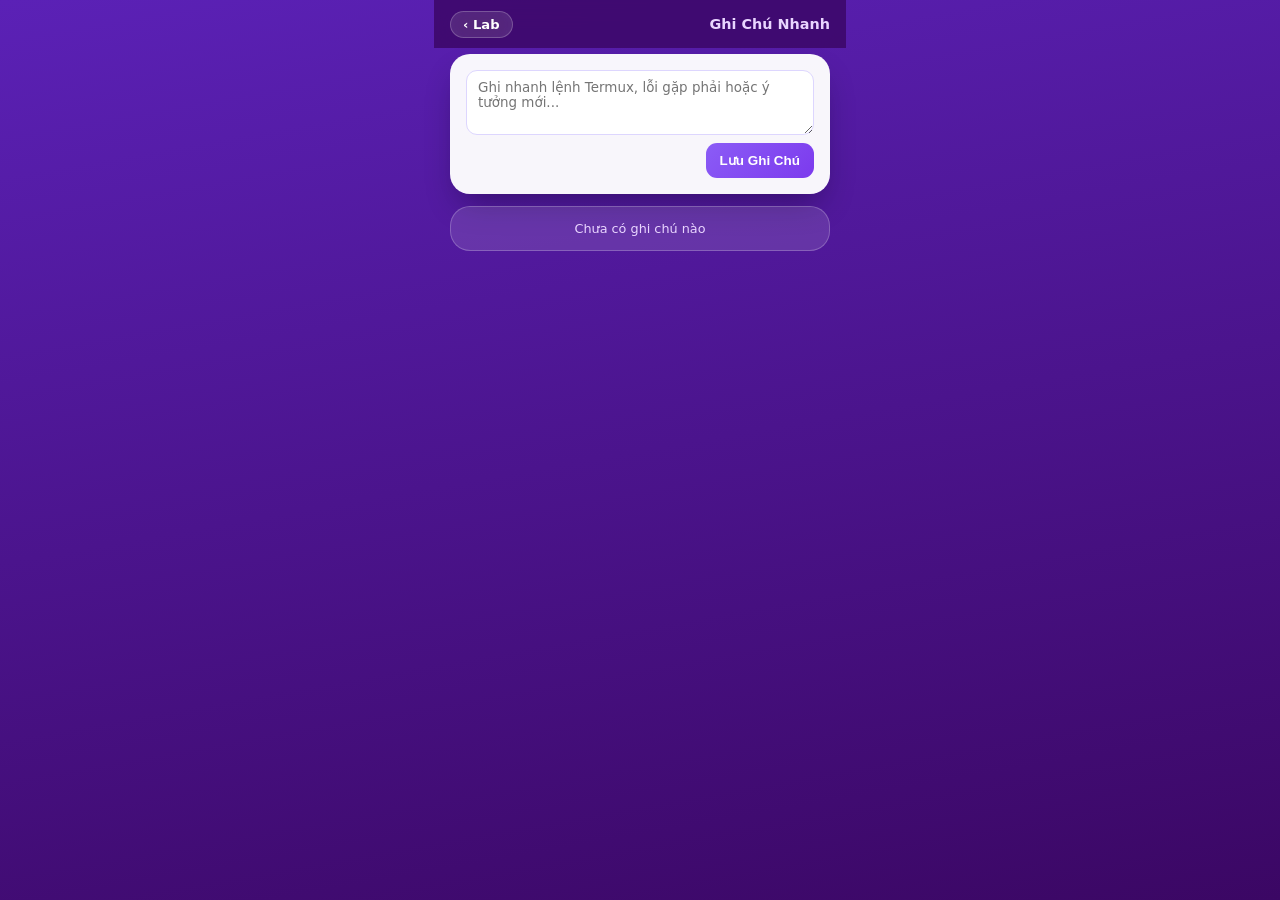
<file: ghi-chu/index.html>
<!DOCTYPE html>
<html lang="vi">
<head>
  <meta charset="UTF-8" />
  <meta name="viewport" content="width=device-width, initial-scale=1.0, maximum-scale=1.0, user-scalable=no" />
  <title>Ghi Chú Nhanh · NghjaBoNC's Lab</title>
  <link rel="stylesheet" href="../core/theme.css?v=1" />
  <style>
    .note-card { background: var(--card-bg); color: var(--text-dark); border-radius: 16px; padding: 12px 14px; display: flex; flex-direction: column; gap: 6px; }
    .note-head { display: flex; justify-content: space-between; align-items: center; font-size: 0.72rem; color: #6b21a8; font-weight: 700; }
    .note-body { font-size: 0.84rem; white-space: pre-wrap; line-height: 1.4; }
    .del-btn { background: none; border: none; color: var(--danger); font-weight: 800; cursor: pointer; font-size: 0.78rem; }
  </style>
</head>
<body>
  <header class="top-nav">
    <a href="../" class="back-btn">‹ Lab</a>
    <span class="page-title">Ghi Chú Nhanh</span>
  </header>
  <main class="wrap">
    <section class="white-card" style="display:flex;flex-direction:column;gap:8px;">
      <textarea id="n-in" class="input-box" rows="3" placeholder="Ghi nhanh lệnh Termux, lỗi gặp phải hoặc ý tưởng mới..."></textarea>
      <button id="n-add" class="btn-pri" style="align-self:flex-end;">Lưu Ghi Chú</button>
    </section>
    <div id="n-list" style="display:flex;flex-direction:column;gap:10px;"></div>
  </main>
  <script src="../core/roadmap.js?v=1"></script>
  <script src="../core/store.js?v=1"></script>
  <script>
    const renderNotes = () => {
      const s = LabStore.load(), wrap = document.getElementById('n-list');
      wrap.innerHTML = s.notes.length ? '' : '<div class="glass-card" style="text-align:center;font-size:0.8rem;color:var(--text-sub);">Chưa có ghi chú nào</div>';
      s.notes.forEach((n, idx) => {
        wrap.insertAdjacentHTML('beforeend', `<div class="note-card"><div class="note-head"><span>${n.time}</span><button class="del-btn" data-i="${idx}">Xóa</button></div><div class="note-body"></div></div>`);
        wrap.lastElementChild.querySelector('.note-body').textContent = n.text;
      });
      wrap.querySelectorAll('.del-btn').forEach(b => b.onclick = () => {
        const cur = LabStore.load(); cur.notes.splice(Number(b.dataset.i), 1); cur.telemetry.deletedNotes=(cur.telemetry.deletedNotes||0)+1; LabStore.save(cur); renderNotes();
      });
    };
    document.getElementById('n-add').onclick = () => {
      const txt = document.getElementById('n-in').value.trim();
      if (!txt) return;
      const cur = LabStore.load();
      const time = new Date().toLocaleString('vi-VN', { hour:'2-digit', minute:'2-digit', day:'2-digit', month:'2-digit' });
      cur.notes.unshift({ time, text: txt }); LabStore.save(cur);
      document.getElementById('n-in').value = ''; renderNotes();
    };
    renderNotes();
  </script>
</body>
</html>
</file>
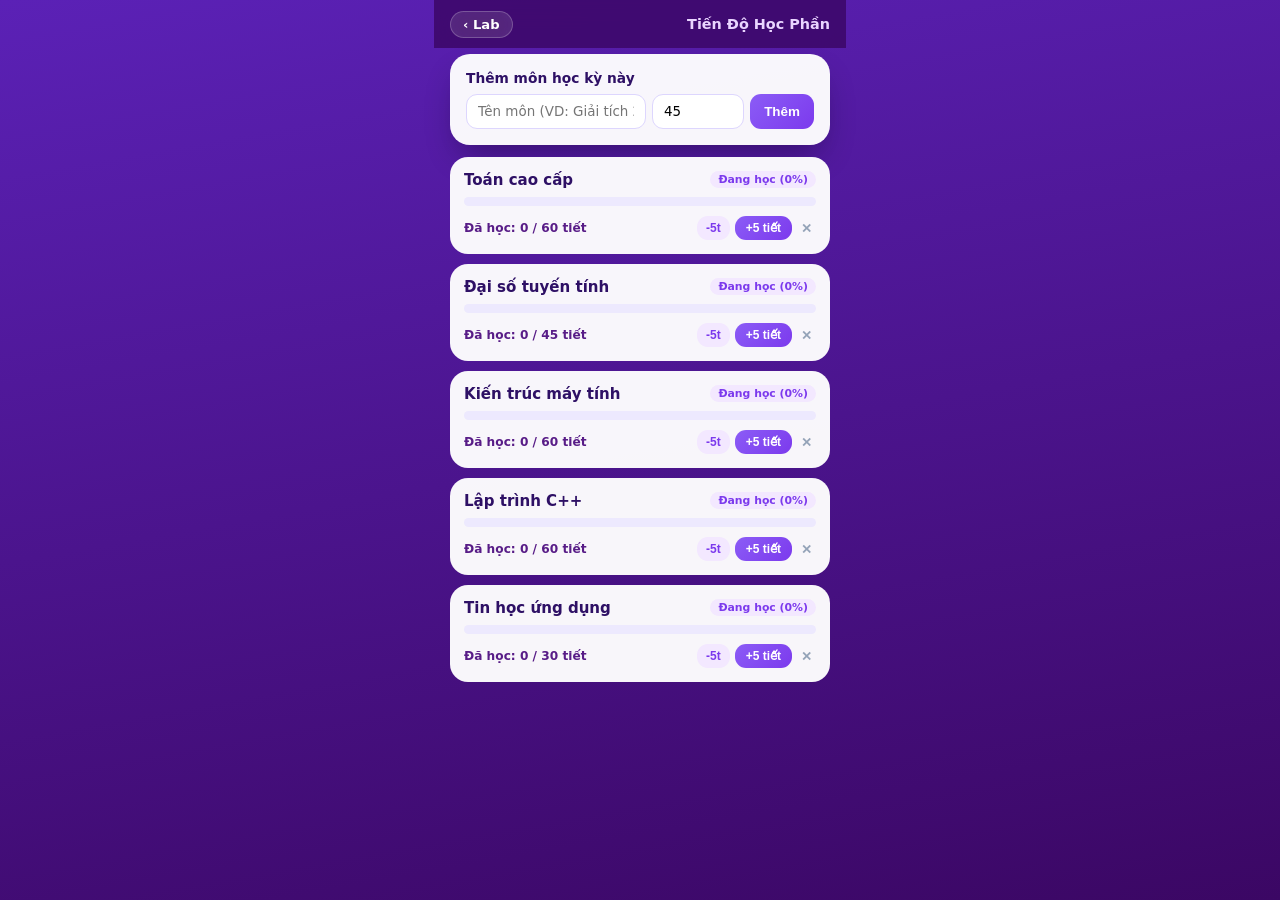
<file: mon-hoc/index.html>
<!DOCTYPE html>
<html lang="vi">
<head>
  <meta charset="UTF-8" />
  <meta name="viewport" content="width=device-width, initial-scale=1.0, maximum-scale=1.0, user-scalable=no" />
  <title>Tiến Độ Học Phần · NghjaBoNC's Lab</title>
  <link rel="stylesheet" href="../core/theme.css?v=4" />
  <style>
    .c-card { background: var(--card-bg); color: var(--text-dark); border-radius: 18px; padding: 14px; display: flex; flex-direction: column; gap: 8px; }
    .c-top { display: flex; justify-content: space-between; align-items: flex-start; gap: 8px; }
    .c-name { font-size: 0.94rem; font-weight: 800; }
    .c-alert { font-size: 0.68rem; font-weight: 800; padding: 2px 8px; border-radius: 999px; background: #f3e8ff; color: var(--primary); white-space: nowrap; }
    .c-alert.mid { background: #fef3c7; color: #b45309; }
    .c-alert.end { background: #fee2e2; color: #b91c1c; }
    .c-alert.done { background: #d1fae5; color: #047857; }
    .p-bg { width: 100%; height: 9px; background: #ede9fe; border-radius: 999px; overflow: hidden; }
    .p-in { height: 100%; background: linear-gradient(90deg, var(--primary-light), var(--emerald-light)); transition: width 0.25s; }
    .c-act { display: flex; justify-content: space-between; align-items: center; margin-top: 2px; }
  </style>
</head>
<body>
  <header class="top-nav">
    <a href="../" class="back-btn">‹ Lab</a>
    <span class="page-title">Tiến Độ Học Phần</span>
  </header>
  <main class="wrap">
    <section class="white-card" style="display:flex;flex-direction:column;gap:8px;">
      <strong style="font-size:0.86rem;">Thêm môn học kỳ này</strong>
      <div style="display:flex;gap:6px;">
        <input id="m-name" class="input-box" placeholder="Tên môn (VD: Giải tích 2)" style="flex:1.6;" />
        <input id="m-tot" type="number" class="input-box" value="45" placeholder="Tổng tiết" style="flex:0.7;" />
        <button id="m-add" class="btn-pri">Thêm</button>
      </div>
    </section>

    <div id="m-list" style="display:flex;flex-direction:column;gap:10px;"></div>
  </main>

  <script src="../core/roadmap.js?v=4"></script>
  <script src="../core/store.js?v=4"></script>
  <script>
    const DEFAULT_COURSES = [
      { name: 'Toán cao cấp', done: 0, total: 60 },
      { name: 'Đại số tuyến tính', done: 0, total: 45 },
      { name: 'Kiến trúc máy tính', done: 0, total: 60 },
      { name: 'Lập trình C++', done: 0, total: 60 },
      { name: 'Tin học ứng dụng', done: 0, total: 30 }
    ];

    const getCourses = () => {
      const s = LabStore.load();
      if (!s.courses.length) { s.courses = DEFAULT_COURSES; LabStore.save(s); }
      return s;
    };

    const render = () => {
      const s = getCourses(), wrap = document.getElementById('m-list');
      wrap.innerHTML = '';
      s.courses.forEach((c, idx) => {
        const pct = Math.min(100, Math.round((c.done / Math.max(1, c.total)) * 100));
        let badge = `<span class="c-alert">Đang học (${pct}%)</span>`;
        if (pct >= 100) badge = `<span class="c-alert done">Hoàn tất ✓</span>`;
        else if (pct >= 80) badge = `<span class="c-alert end">⚠️ Sắp thi (${pct}%)</span>`;
        else if (pct >= 50) badge = `<span class="c-alert mid">⚡ Giữa kỳ (${pct}%)</span>`;

        wrap.insertAdjacentHTML('beforeend', `
          <div class="c-card">
            <div class="c-top"><span class="c-name">${c.name}</span>${badge}</div>
            <div class="p-bg"><div class="p-in" style="width:${pct}%"></div></div>
            <div class="c-act">
              <span style="font-size:0.76rem;font-weight:800;color:#581c87;">Đã học: ${c.done} / ${c.total} tiết</span>
              <div style="display:flex;gap:5px;">
                <button class="btn-sec" data-act="sub" data-i="${idx}" style="padding:5px 9px;font-size:0.75rem;">-5t</button>
                <button class="btn-pri" data-act="add" data-i="${idx}" style="padding:5px 11px;font-size:0.75rem;">+5 tiết</button>
                <button data-act="del" data-i="${idx}" style="border:none;background:none;color:#94a3b8;font-weight:800;padding:0 4px;">✕</button>
              </div>
            </div>
          </div>
        `);
      });

      wrap.querySelectorAll('button[data-act]').forEach(b => b.onclick = () => {
        const cur = LabStore.load(), i = Number(b.dataset.i), act = b.dataset.act;
        if (act === 'add') cur.courses[i].done = Math.min(cur.courses[i].total, cur.courses[i].done + 5);
        if (act === 'sub') cur.courses[i].done = Math.max(0, cur.courses[i].done - 5);
        if (act === 'del' && confirm('Xóa môn này?')) cur.courses.splice(i, 1);
        LabStore.save(cur); render();
      });
    };

    document.getElementById('m-add').onclick = () => {
      const name = document.getElementById('m-name').value.trim();
      const total = Number(document.getElementById('m-tot').value) || 45;
      if (!name) return;
      const s = LabStore.load(); s.courses.push({ name, done: 0, total }); LabStore.save(s);
      document.getElementById('m-name').value = ''; render();
    };
    render();
  </script>
</body>
</html>
</file>
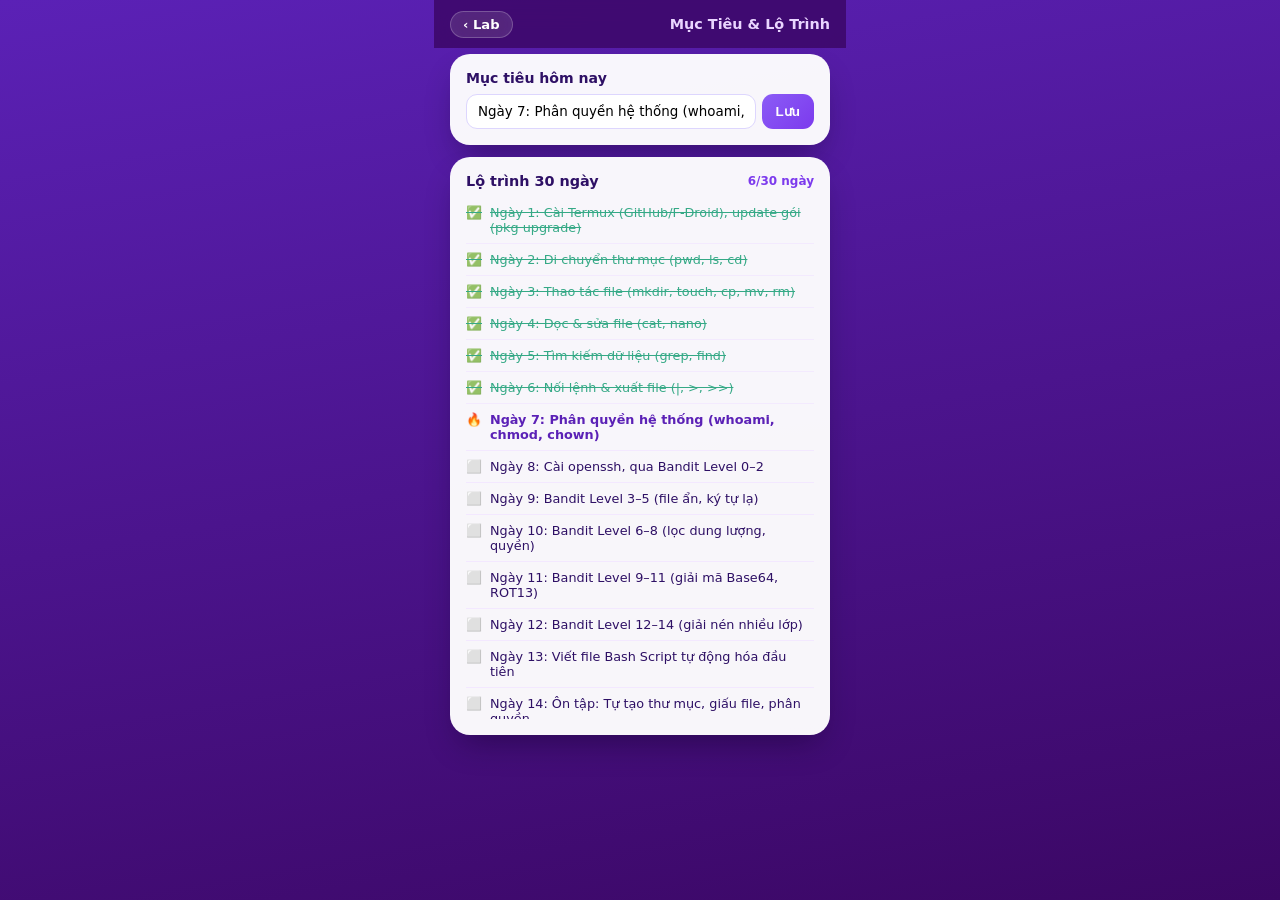
<file: muc-tieu/index.html>
<!DOCTYPE html>
<html lang="vi">
<head>
  <meta charset="UTF-8" />
  <meta name="viewport" content="width=device-width, initial-scale=1.0, maximum-scale=1.0, user-scalable=no" />
  <title>Mục Tiêu · NghjaBoNC's Lab</title>
  <link rel="stylesheet" href="../core/theme.css?v=1" />
  <style>
    .rm-item { display: flex; align-items: flex-start; gap: 8px; padding: 8px 0; border-bottom: 1px solid #f3e8ff; font-size: 0.8rem; }
    .rm-item:last-child { border-bottom: none; }
    .rm-item.done { color: #059669; text-decoration: line-through; opacity: 0.8; }
    .rm-item.next { font-weight: 800; color: #5b21b6; }
  </style>
</head>
<body>
  <header class="top-nav">
    <a href="../" class="back-btn">‹ Lab</a>
    <span class="page-title">Mục Tiêu & Lộ Trình</span>
  </header>
  <main class="wrap">
    <section class="white-card" style="display:flex;flex-direction:column;gap:8px;">
      <strong style="font-size:0.88rem;">Mục tiêu hôm nay</strong>
      <div style="display:flex;gap:6px;">
        <input id="t-in" class="input-box" maxlength="65" placeholder="Nhập mục tiêu hôm nay..." />
        <button id="t-save" class="btn-pri">Lưu</button>
      </div>
    </section>
    <section class="white-card">
      <div style="display:flex;justify-content:space-between;align-items:center;margin-bottom:8px;">
        <strong style="font-size:0.9rem;">Lộ trình 30 ngày</strong>
        <span id="rm-prog" style="font-size:0.75rem;font-weight:800;color:var(--primary);">0/30</span>
      </div>
      <div id="rm-list" style="max-height:58dvh;overflow-y:auto;"></div>
    </section>
  </main>
  <script src="../core/roadmap.js?v=1"></script>
  <script src="../core/store.js?v=1"></script>
  <script>
    const s = LabStore.load(), today = LabStore.toDateKey(new Date()), st = LabStore.calcStats(s.history);
    const tIn = document.getElementById('t-in');
    tIn.value = s.targets[today]?.text || LabStore.getNextLesson(s.history, today);
    document.getElementById('t-save').onclick = () => {
      const cur = LabStore.load();
      cur.targets[today] = { ...(cur.targets[today] || {}), text: tIn.value.trim() };
      LabStore.save(cur); alert('Đã cập nhật mục tiêu hôm nay!');
    };
    document.getElementById('rm-prog').textContent = `${Math.min(30, st.total)}/30 ngày`;
    const list = document.getElementById('rm-list');
    ROADMAP_30.forEach((txt, i) => {
      const cls = i < st.total ? 'rm-item done' : (i === st.total ? 'rm-item next' : 'rm-item');
      const icon = i < st.total ? '✅' : (i === st.total ? '🔥' : '⬜');
      list.insertAdjacentHTML('beforeend', `<div class="${cls}"><span>${icon}</span><span>${txt}</span></div>`);
    });
  </script>
</body>
</html>
</file>
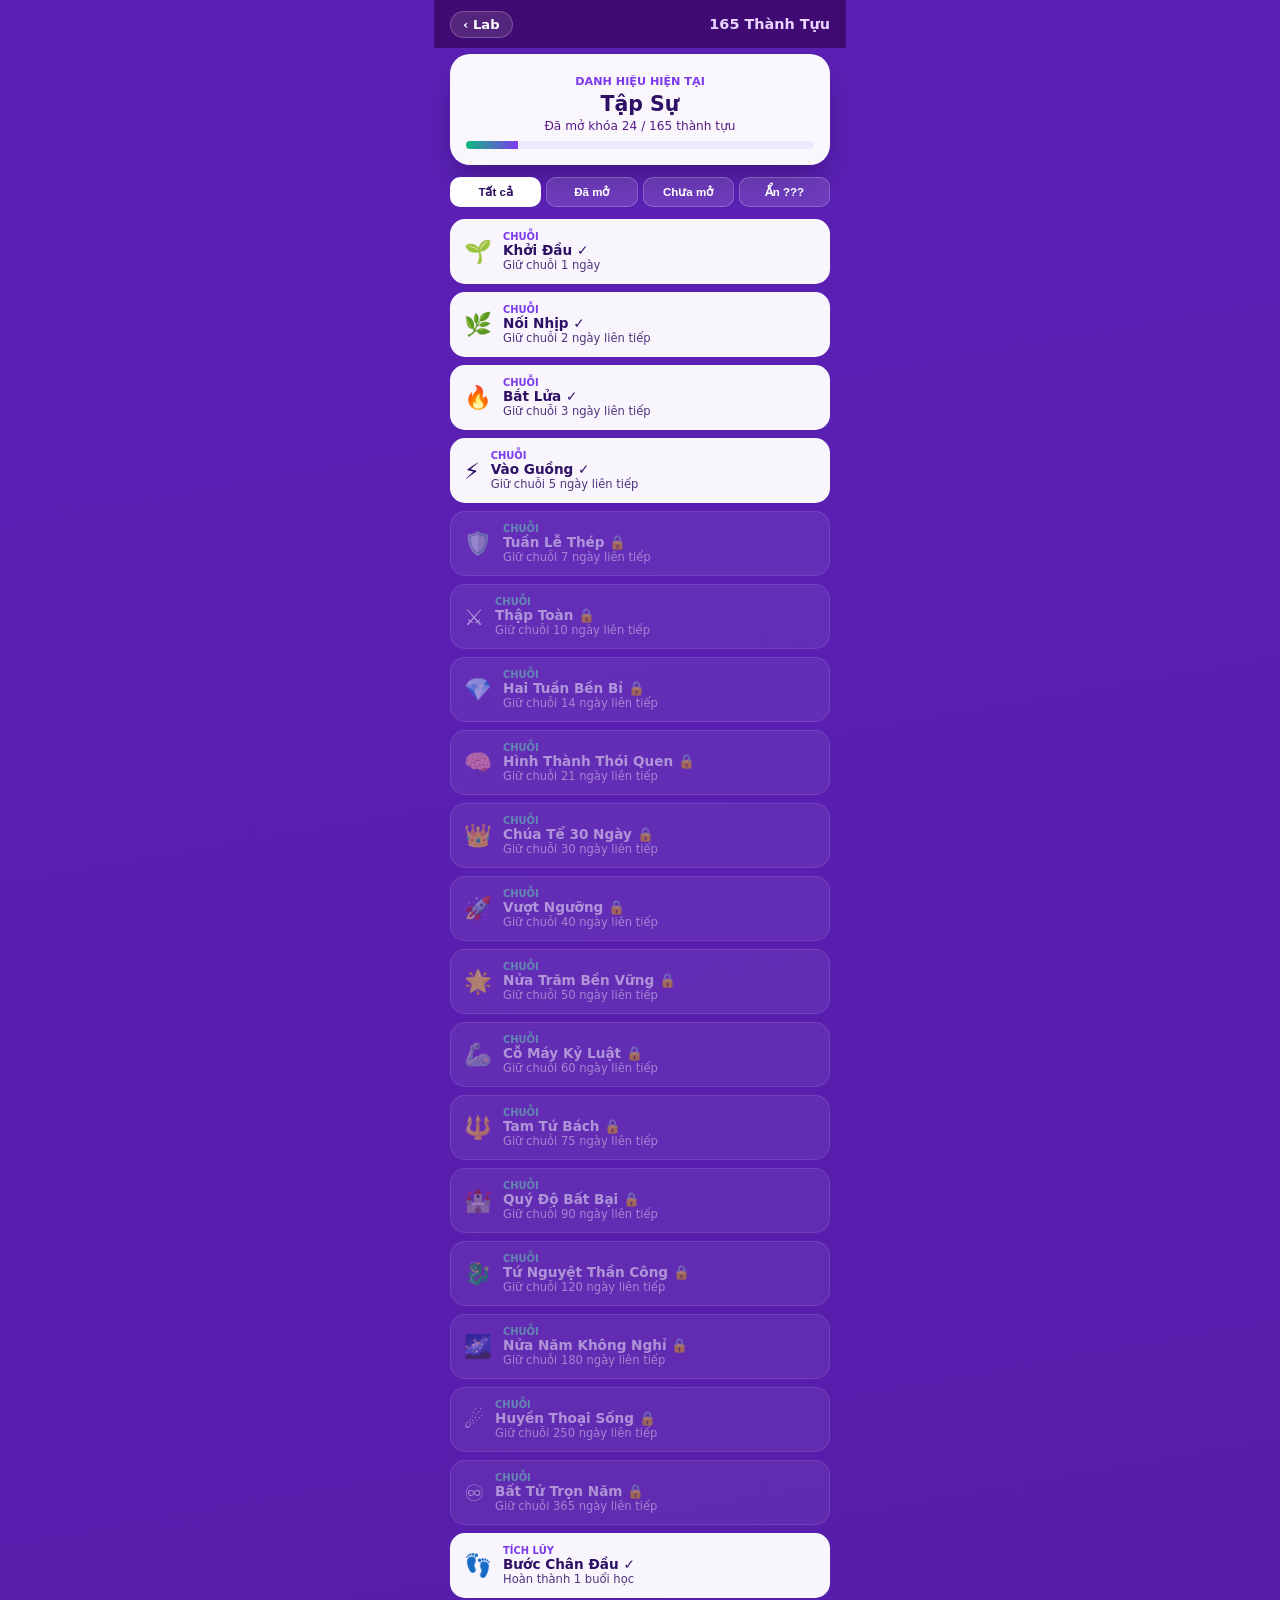
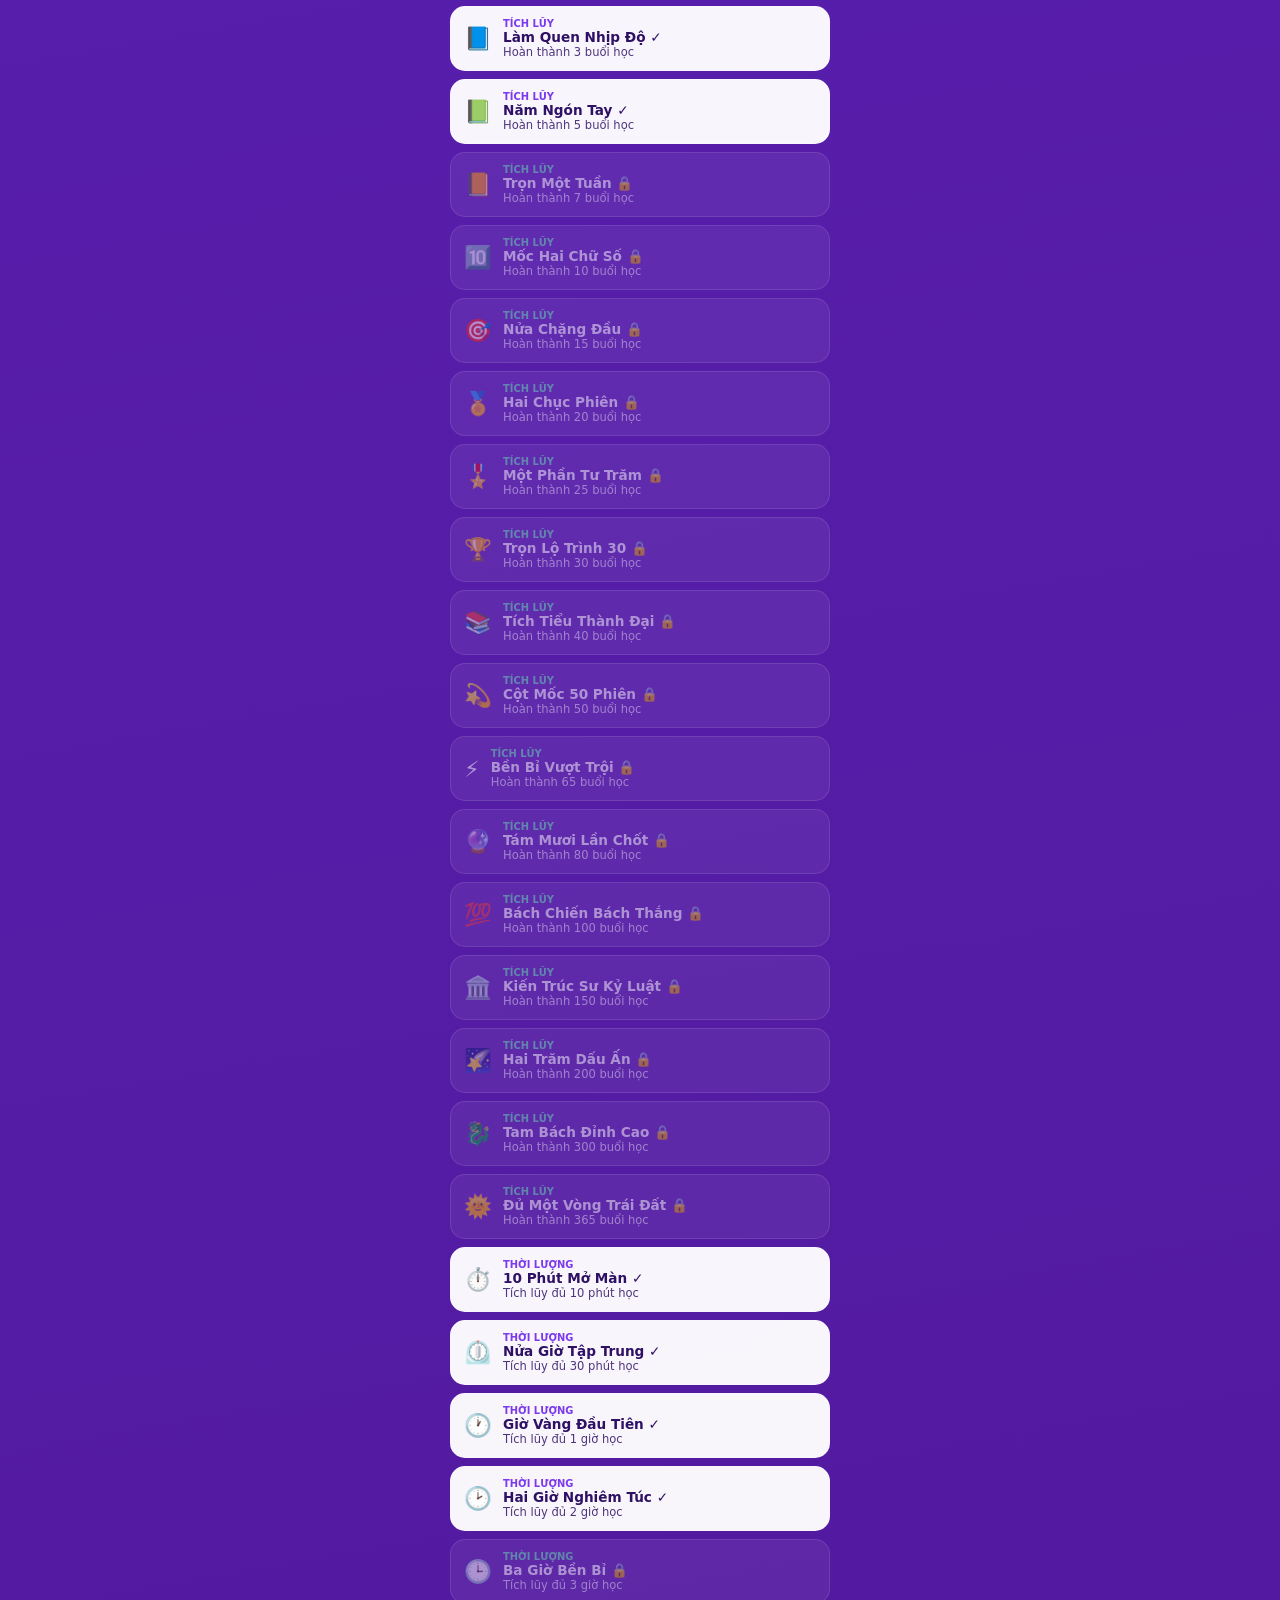
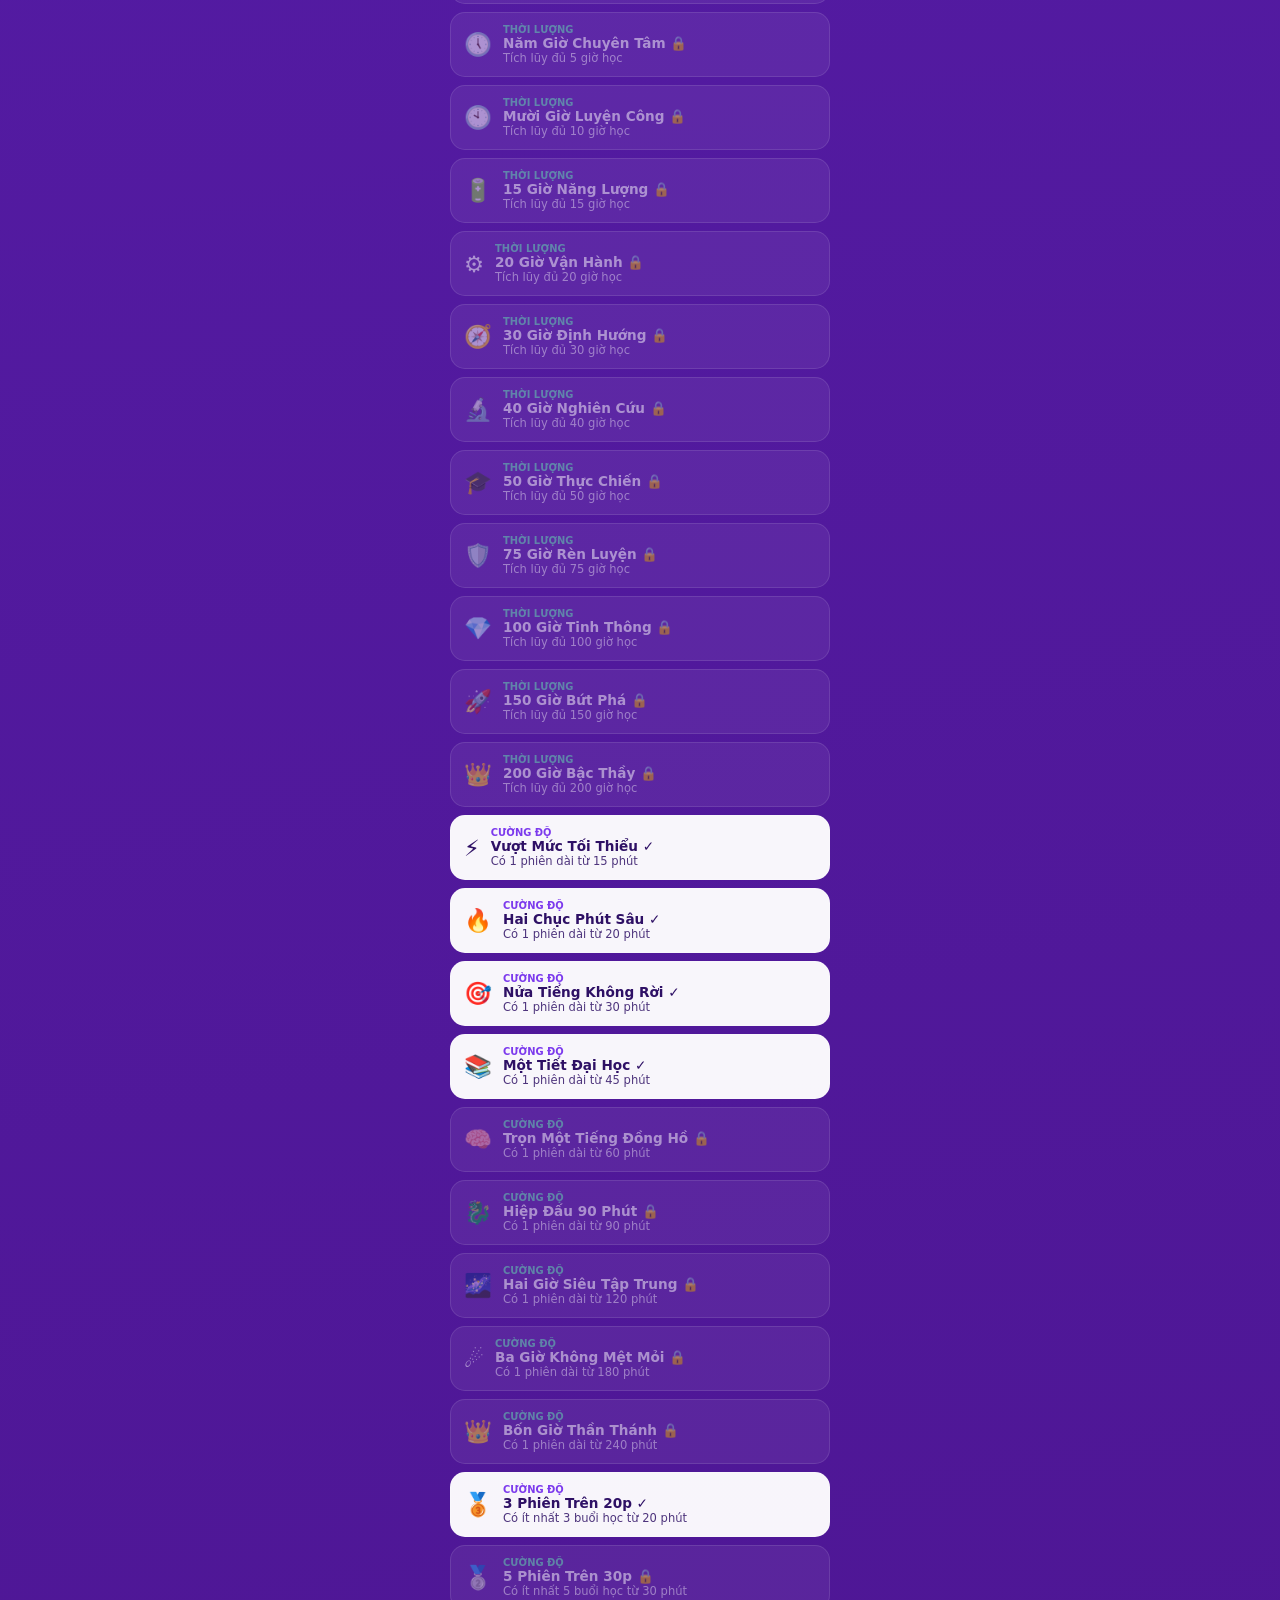
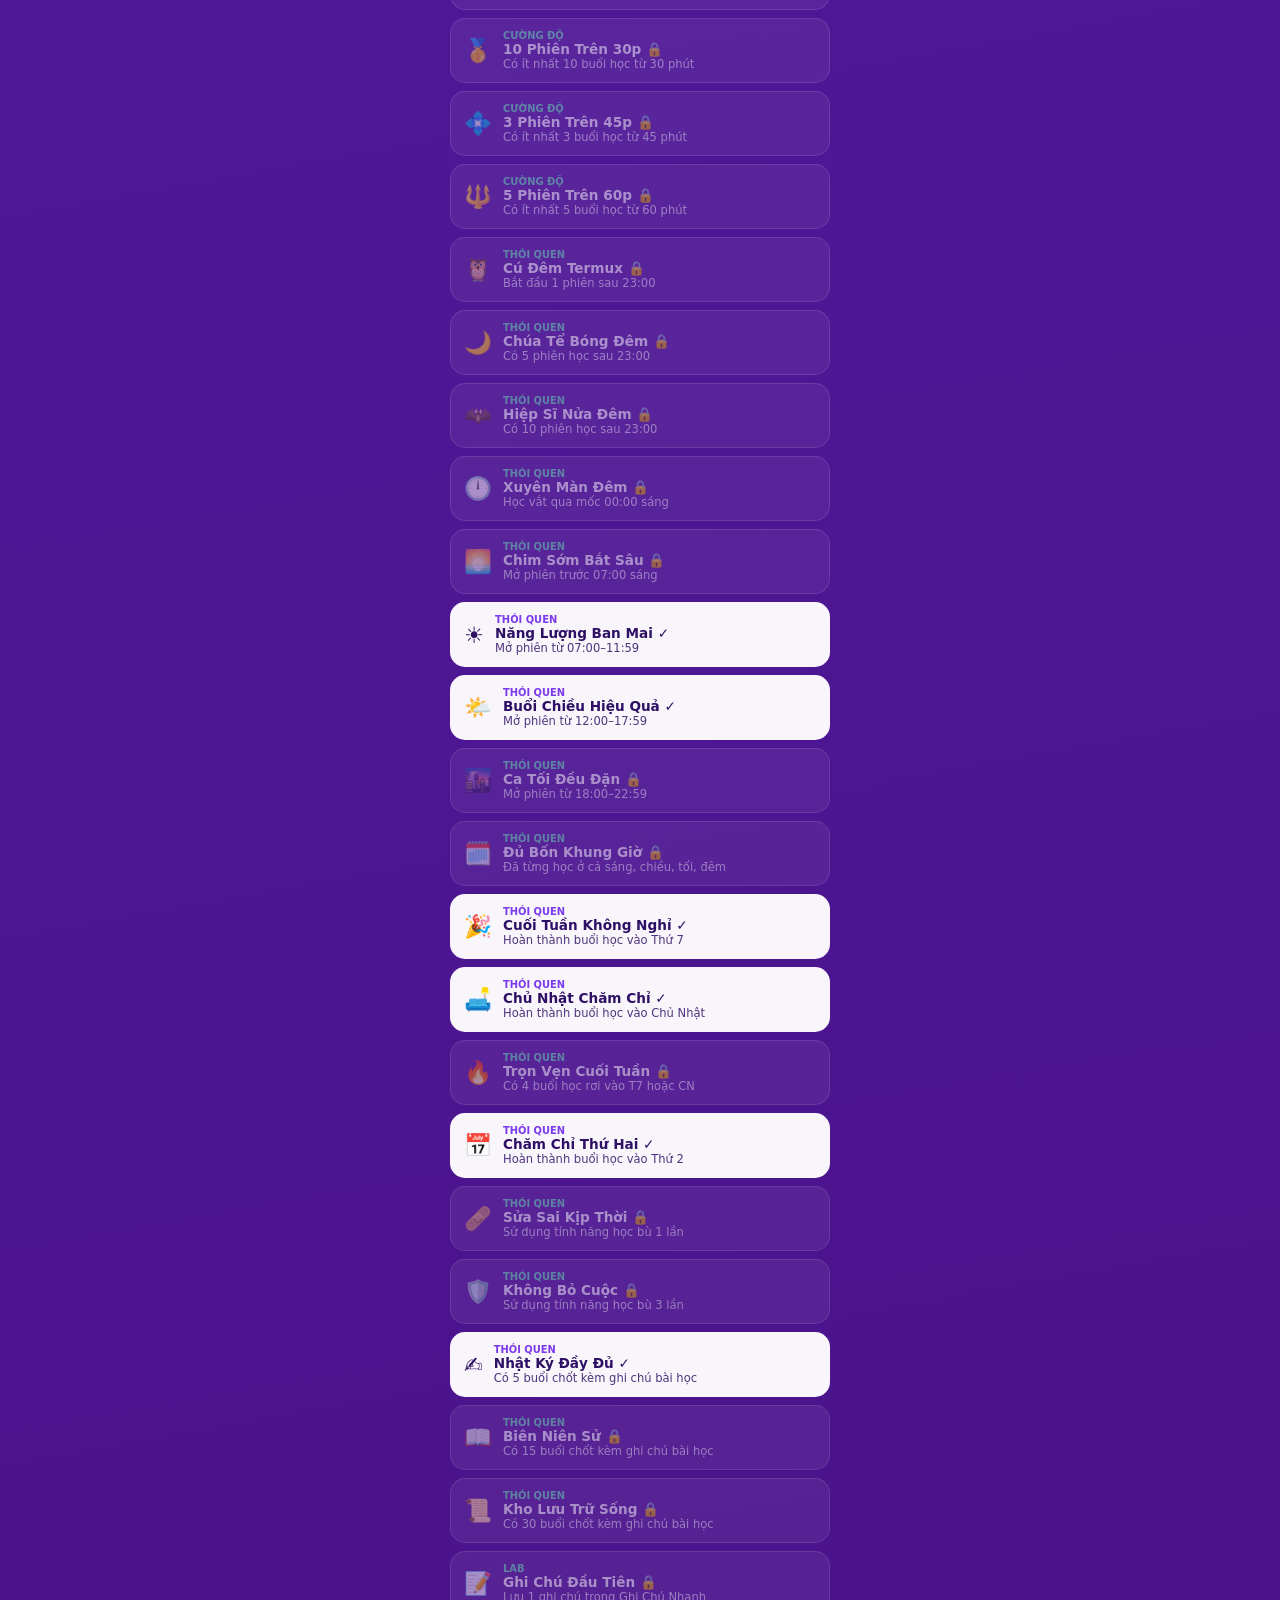
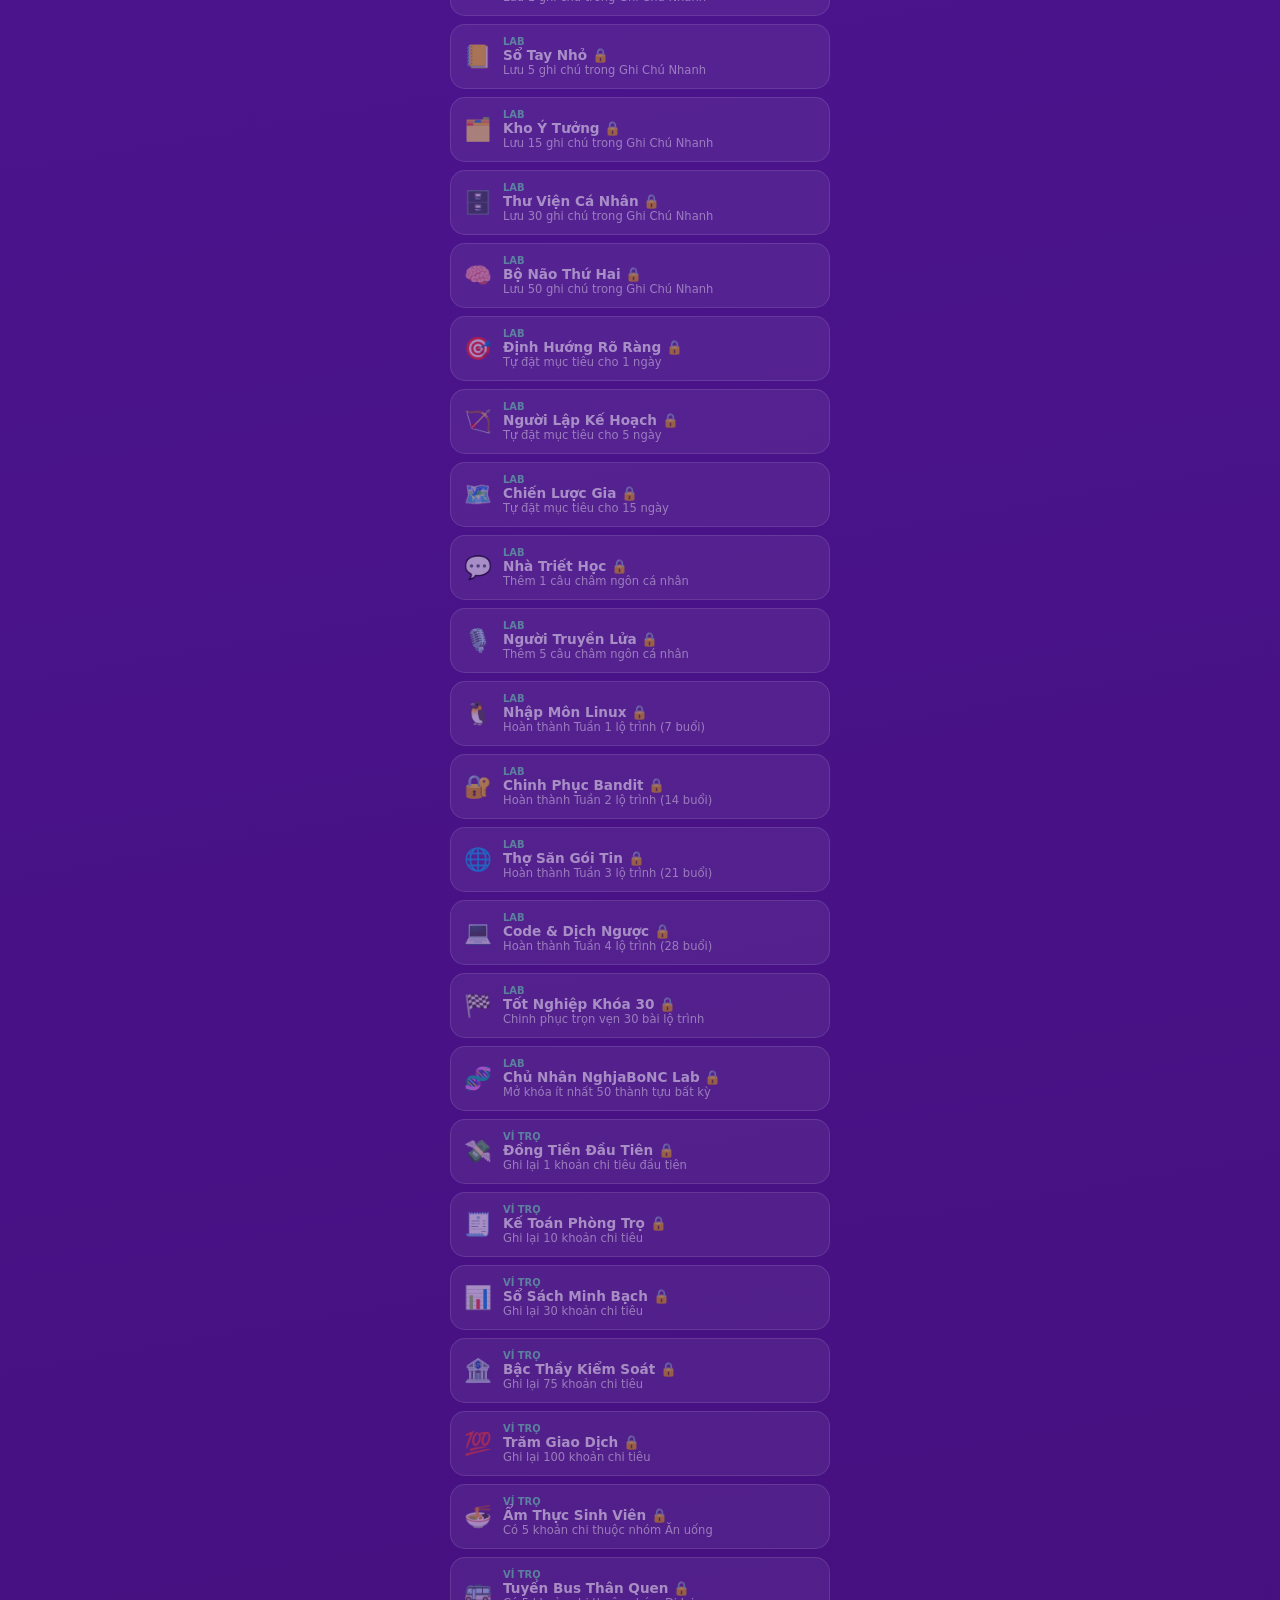
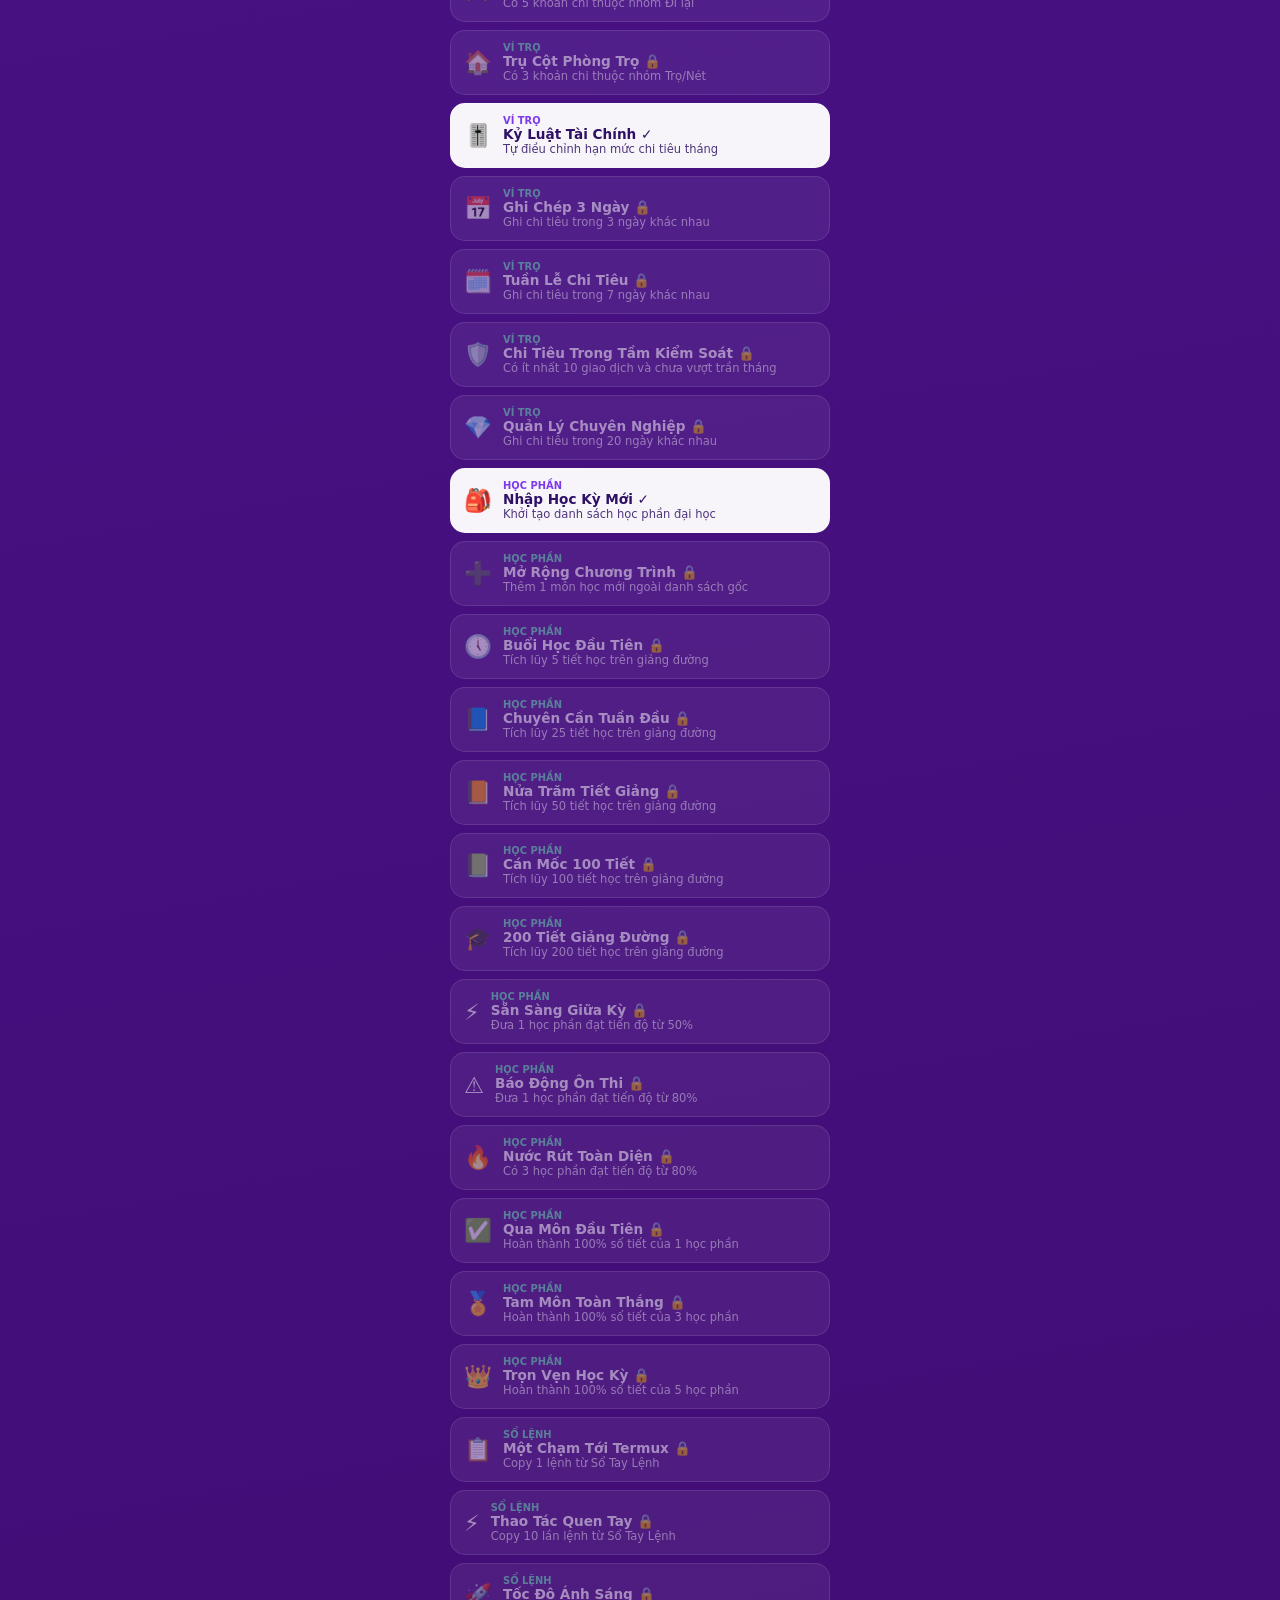
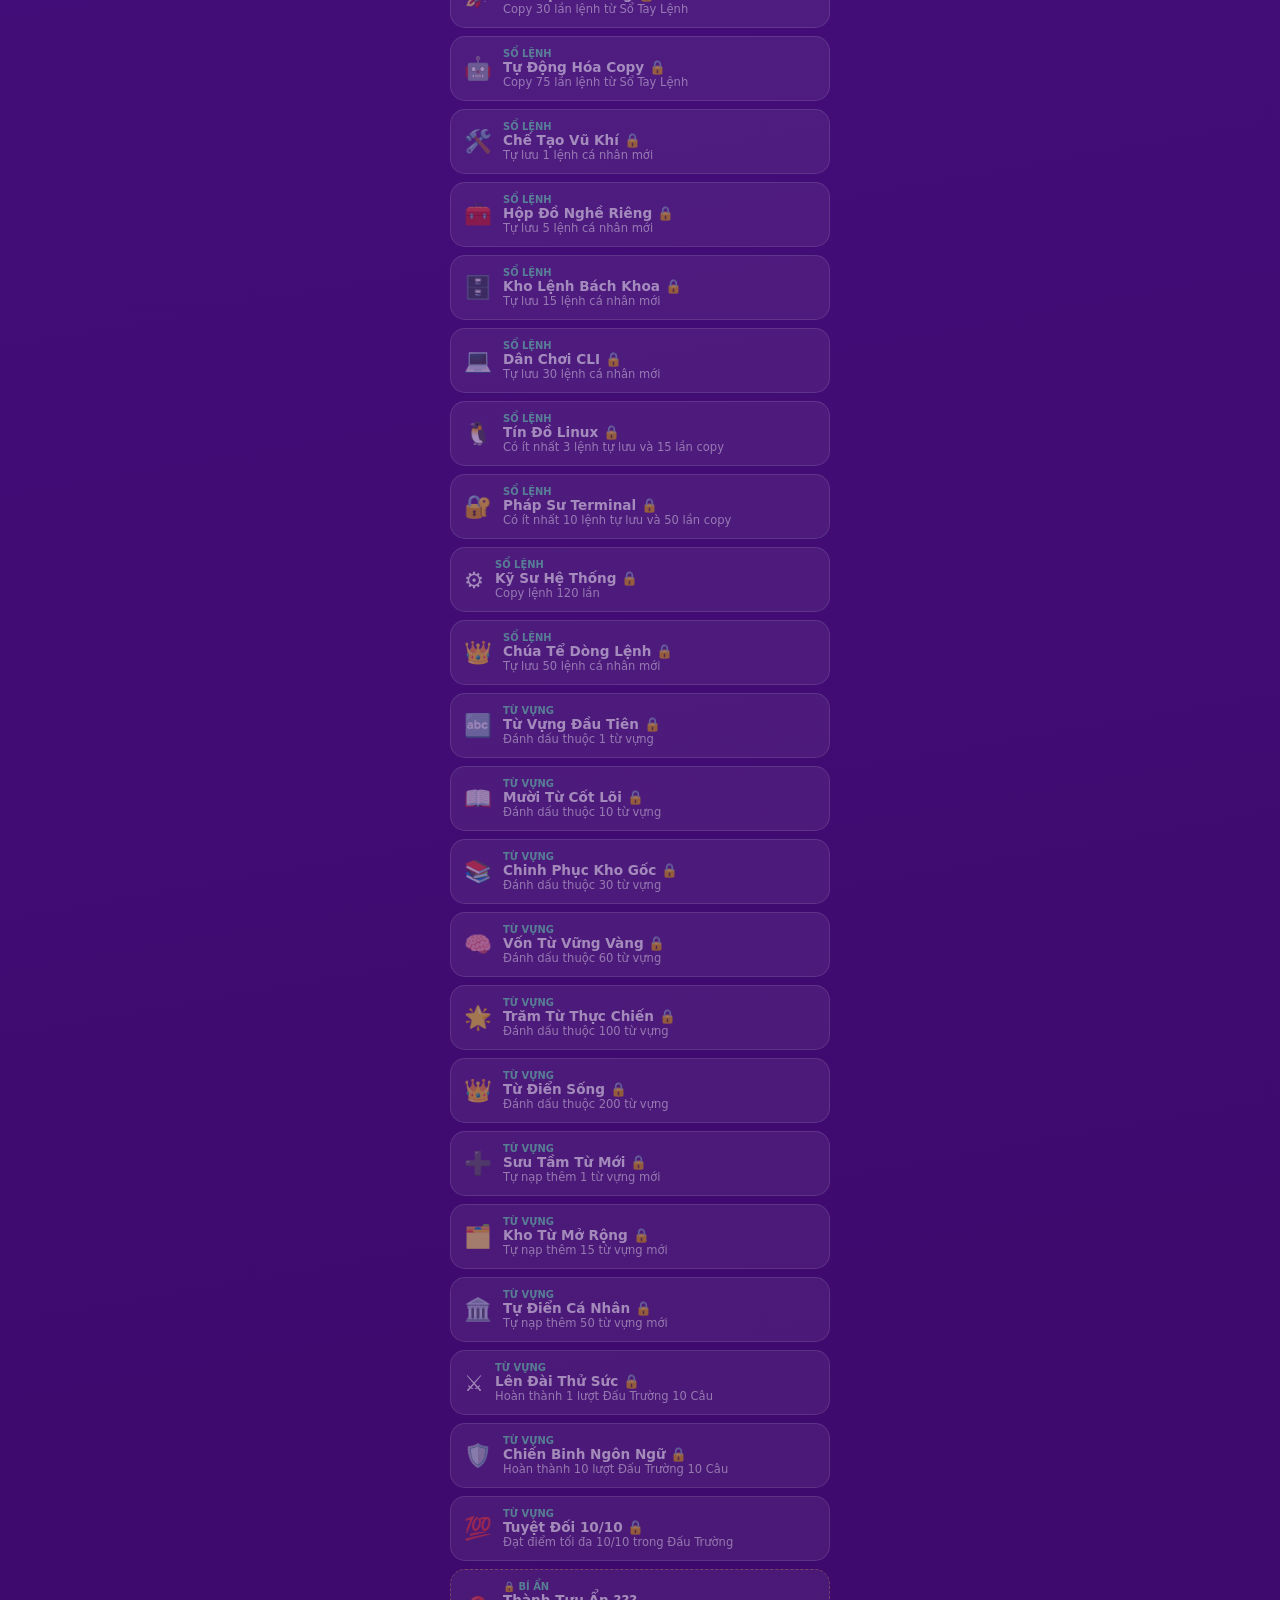
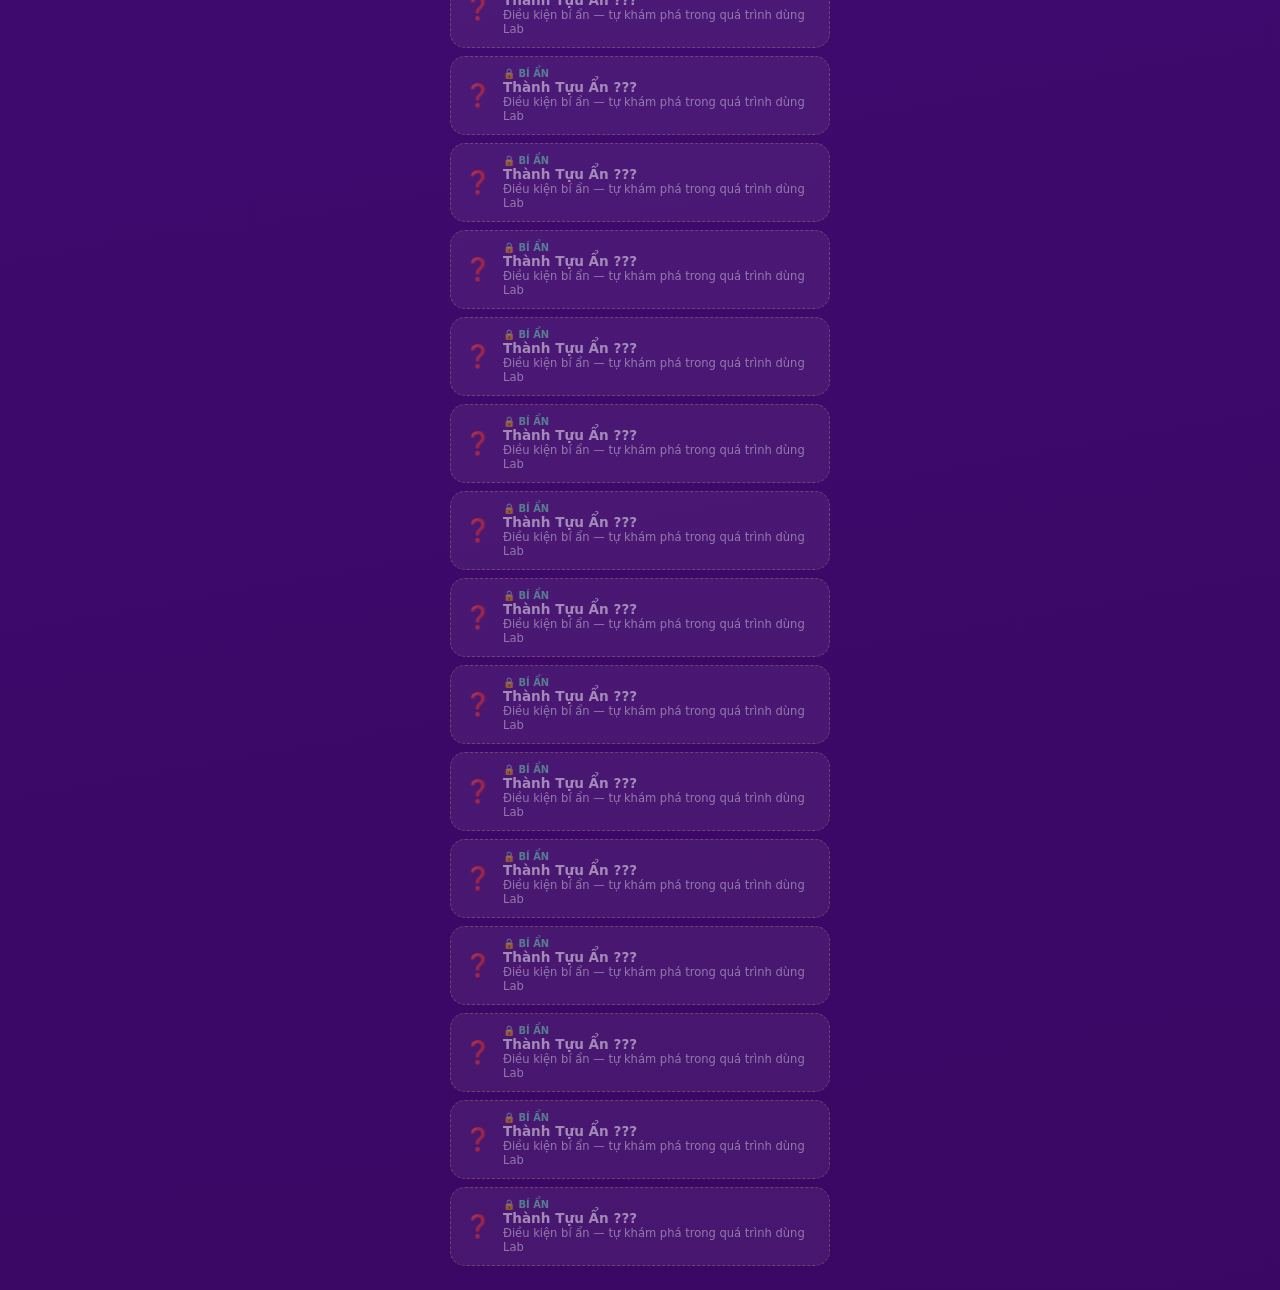
<file: thanh-tuu/index.html>
<!DOCTYPE html>
<html lang="vi">
<head>
  <meta charset="UTF-8" />
  <meta name="viewport" content="width=device-width, initial-scale=1.0, maximum-scale=1.0, user-scalable=no" />
  <title>165 Thành Tựu · NghjaBoNC's Lab</title>
  <link rel="stylesheet" href="../core/theme.css?v=6" />
  <style>
    .prog-bar { width: 100%; height: 8px; background: #ede9fe; border-radius: 999px; overflow: hidden; margin-top: 8px; }
    .prog-fill { height: 100%; background: linear-gradient(90deg, var(--emerald-light), var(--primary)); transition: width 0.3s; }
    .tabs { display: grid; grid-template-columns: repeat(4, 1fr); gap: 5px; }
    .tab-b { padding: 7px 3px; border-radius: 10px; border: 1px solid var(--glass-border); background: var(--glass-bg); color: #fff; font-size: 0.72rem; font-weight: 800; cursor: pointer; }
    .tab-b.active { background: #fff; color: var(--text-dark); }
    .badge-item { display: flex; align-items: center; gap: 11px; padding: 11px 13px; border-radius: 15px; background: var(--glass-bg); border: 1px solid var(--glass-border); opacity: 0.52; }
    .badge-item.unlocked { opacity: 1; background: var(--card-bg); color: var(--text-dark); }
    .badge-item.secret-lock { border-style: dashed; border-color: rgba(253, 224, 71, 0.45); }
    .badge-item.secret-win { background: linear-gradient(135deg, #fef9c3, #ffffff); border: 1.5px solid #f59e0b; }
    .b-ico { font-size: 1.4rem; flex-shrink: 0; }
    .b-cat { font-size: 0.62rem; font-weight: 800; text-transform: uppercase; color: var(--mint); }
    .badge-item.unlocked .b-cat { color: var(--primary); }
    .b-title { font-size: 0.85rem; font-weight: 800; }
    .b-desc { font-size: 0.72rem; opacity: 0.84; }
  </style>
</head>
<body>
  <header class="top-nav">
    <a href="../" class="back-btn">‹ Lab</a>
    <span class="page-title">165 Thành Tựu</span>
  </header>
  <main class="wrap">
    <section class="white-card" style="text-align:center;">
      <span style="font-size:0.7rem;font-weight:800;color:var(--primary);">DANH HIỆU HIỆN TẠI</span>
      <h2 id="rk-title" style="font-size:1.28rem;margin:3px 0;">Tập Sự</h2>
      <p id="rk-sub" style="font-size:0.76rem;color:#581c87;">Đã mở khóa 0 / 165 thành tựu</p>
      <div class="prog-bar"><div id="rk-bar" class="prog-fill" style="width:0%"></div></div>
    </section>

    <div class="tabs">
      <button class="tab-b active" data-f="all">Tất cả</button>
      <button class="tab-b" data-f="ok">Đã mở</button>
      <button class="tab-b" data-f="lock">Chưa mở</button>
      <button class="tab-b" data-f="secret">Ẩn ???</button>
    </div>

    <div id="b-list" style="display:flex;flex-direction:column;gap:8px;"></div>
  </main>

  <script src="../core/roadmap.js?v=6"></script>
  <script src="../core/store.js?v=6"></script>
  <script src="../core/achievements.js?v=6"></script>
  <script>
    const s = LabStore.load(), st = LabStore.calcStats(s.history), rk = LabStore.getRank(st.streak);
    const today = LabStore.toDateKey(new Date()), ym = today.slice(0, 7);
    const expDaysSet = new Set(s.expenses.map(x => x.date));

    const m = {
      ...st, maxSession: 0, count20: 0, count30: 0, count45: 0, count60: 0, exact10: 0,
      night23: 0, lateNight2330: 0, midnightGhost: 0, crossMidnight: 0, early7: 0, morning: 0, afternoon: 0, evening: 0,
      sat: 0, sun: 0, weekend: 0, mon: 0, makeup: 0, notedSessions: 0,
      notesCount: s.notes.length, targetsCount: Object.keys(s.targets).length, quotesCount: s.customQuotes.length,
      expCount: s.expenses.length,
      expFood: s.expenses.filter(x => x.cat.includes('Ăn')).length,
      expBus: s.expenses.filter(x => x.cat.includes('Đi lại')).length,
      expRent: s.expenses.filter(x => x.cat.includes('Trọ')).length,
      expDays: expDaysSet.size,
      monSpend: s.expenses.filter(x => x.date.startsWith(ym)).reduce((a, b) => a + b.amt, 0),
      budgetMonth: s.budgetMonth, budgetChanged: s.budgetMonth !== 1500,
      tinySpend: s.expenses.filter(x => x.amt > 0 && x.amt < 5).length,
      round100Spend: s.expenses.filter(x => x.amt >= 100 && x.amt % 100 === 0).length,
      courseCount: s.courses.length,
      courseDone: s.courses.reduce((a, c) => a + c.done, 0),
      courseMid: s.courses.filter(c => (c.done / Math.max(1, c.total)) >= 0.5).length,
      courseEnd: s.courses.filter(c => (c.done / Math.max(1, c.total)) >= 0.8).length,
      courseFull: s.courses.filter(c => c.done >= c.total && c.total > 0).length,
      cmdCopies: s.telemetry.cmdCopies || 0,
      customCmdCount: s.customCmds.length,
      vocabMastered: s.masteredVocab.length,
      customVocabCount: s.customVocab.length,
      quizRuns: s.telemetry.quizRuns || 0,
      perfectQuiz: s.telemetry.perfectQuiz || 0,
      cancelledSessions: s.telemetry.cancelledSessions || 0,
      deletedNotes: s.telemetry.deletedNotes || 0,
      unlockedPre: 0, secretUnlockedPre: 0
    };

    Object.entries(s.history).forEach(([k, r]) => {
      if (!LabStore.isCompleted(r)) return;
      if (r.type === 'makeup') m.makeup++;
      if (r.note && r.note.trim()) m.notedSessions++;
      const dow = new Date(k + 'T00:00:00').getDay();
      if (dow === 1) m.mon++;
      if (dow === 6) { m.sat++; m.weekend++; }
      if (dow === 0) { m.sun++; m.weekend++; }
      if (r.start && r.end) {
        const d1 = new Date(r.start), d2 = new Date(r.end);
        const mins = Math.max(1, Math.round((d2 - d1) / 60000));
        if (mins === 10) m.exact10++;
        if (mins > m.maxSession) m.maxSession = mins;
        if (mins >= 20) m.count20++;
        if (mins >= 30) m.count30++;
        if (mins >= 45) m.count45++;
        if (mins >= 60) m.count60++;
        const hr = d1.getHours(), mn = d1.getMinutes();
        if (hr === 0 && mn <= 5) m.midnightGhost++;
        if (hr === 23 && mn >= 30) m.lateNight2330++;
        if (hr >= 23) m.night23++;
        else if (hr < 7) m.early7++;
        else if (hr < 12) m.morning++;
        else if (hr < 18) m.afternoon++;
        else m.evening++;
        if (d1.getDate() !== d2.getDate()) m.crossMidnight++;
      }
    });

    const evaluated = LAB_ACHIEVEMENTS.map((a) => {
      const ok = Boolean(a.check(m));
      if (ok) {
        m.unlockedPre++;
        if (a.secret) m.secretUnlockedPre++;
      }
      return { ...a, ok };
    });

    const okCount = evaluated.filter(x => x.ok).length;
    document.getElementById('rk-title').textContent = rk.name;
    document.getElementById('rk-sub').textContent = `Đã mở khóa ${okCount} / ${evaluated.length} thành tựu`;
    document.getElementById('rk-bar').style.width = `${Math.round((okCount / evaluated.length) * 100)}%`;

    let filter = 'all';
    const render = () => {
      const list = document.getElementById('b-list'); list.innerHTML = '';
      evaluated.filter(x => {
        if (filter === 'ok') return x.ok;
        if (filter === 'lock') return !x.ok;
        if (filter === 'secret') return x.secret;
        return true;
      }).forEach(b => {
        const hide = b.secret && !b.ok;
        const cls = b.ok ? (b.secret ? 'badge-item unlocked secret-win' : 'badge-item unlocked') : (b.secret ? 'badge-item secret-lock' : 'badge-item');
        const ico = hide ? '❓' : b.ico;
        const cat = b.secret ? (b.ok ? '🌟 THÀNH TỰU ẨN' : '🔒 BÍ ẨN') : b.cat;
        const title = hide ? 'Thành Tựu Ẩn ???' : `${b.title} ${b.ok ? '✓' : '🔒'}`;
        const desc = hide ? 'Điều kiện bí ẩn — tự khám phá trong quá trình dùng Lab' : b.desc;
        list.insertAdjacentHTML('beforeend', `<div class="${cls}"><span class="b-ico">${ico}</span><div><div class="b-cat">${cat}</div><div class="b-title">${title}</div><div class="b-desc">${desc}</div></div></div>`);
      });
    };

    document.querySelectorAll('.tab-b').forEach(btn => btn.onclick = () => {
      document.querySelectorAll('.tab-b').forEach(x => x.classList.remove('active'));
      btn.classList.add('active'); filter = btn.dataset.f; render();
    });
    render();
  </script>
</body>
</html>
</file>
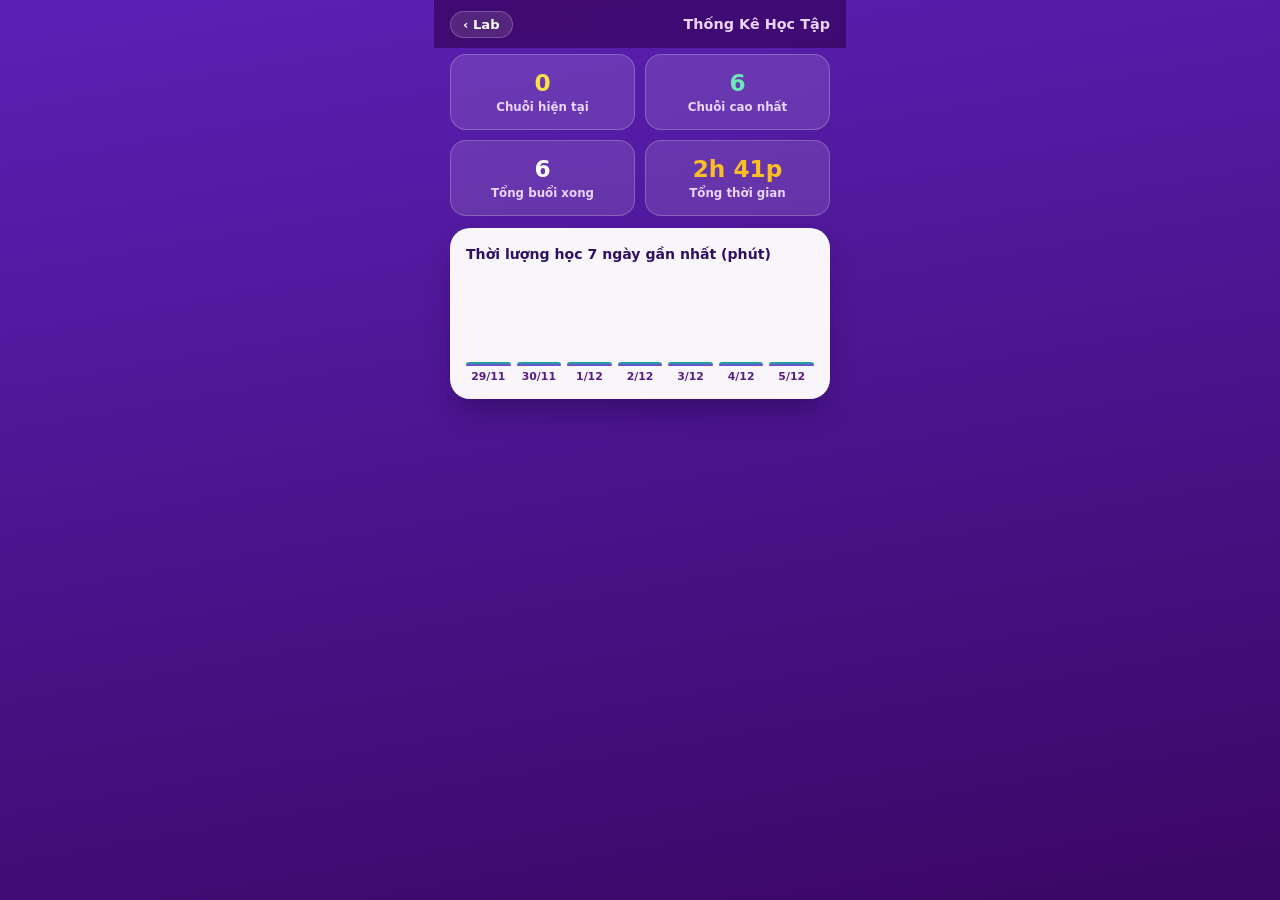
<file: thong-ke/index.html>
<!DOCTYPE html>
<html lang="vi">
<head>
  <meta charset="UTF-8" />
  <meta name="viewport" content="width=device-width, initial-scale=1.0, maximum-scale=1.0, user-scalable=no" />
  <title>Thống Kê · NghjaBoNC's Lab</title>
  <link rel="stylesheet" href="../core/theme.css?v=1" />
  <style>
    .stat-grid { display: grid; grid-template-columns: 1fr 1fr; gap: 10px; }
    .s-box { background: var(--glass-bg); border: 1px solid var(--glass-border); border-radius: 16px; padding: 14px; text-align: center; }
    .s-box strong { display: block; font-size: 1.45rem; font-weight: 900; color: var(--gold); }
    .s-box span { font-size: 0.74rem; color: var(--text-sub); font-weight: 700; }
    .bars { display: grid; grid-template-columns: repeat(7,1fr); gap: 6px; align-items: end; height: 120px; padding-top: 16px; }
    .bar-col { display: flex; flex-direction: column; align-items: center; gap: 4px; height: 100%; justify-content: flex-end; }
    .bar-fill { width: 100%; background: linear-gradient(180deg, var(--emerald-light), var(--primary)); border-radius: 6px 6px 2px 2px; min-height: 4px; }
    .bar-lbl { font-size: 0.68rem; font-weight: 700; color: #581c87; }
    .bar-val { font-size: 0.62rem; font-weight: 800; color: #6b21a8; }
  </style>
</head>
<body>
  <header class="top-nav">
    <a href="../" class="back-btn">‹ Lab</a>
    <span class="page-title">Thống Kê Học Tập</span>
  </header>
  <main class="wrap">
    <section class="stat-grid">
      <div class="s-box"><strong id="k-streak">0</strong><span>Chuỗi hiện tại</span></div>
      <div class="s-box"><strong id="k-best" style="color:var(--mint);">0</strong><span>Chuỗi cao nhất</span></div>
      <div class="s-box"><strong id="k-total" style="color:#fff;">0</strong><span>Tổng buổi xong</span></div>
      <div class="s-box"><strong id="k-mins" style="color:#fbbf24;">0p</strong><span>Tổng thời gian</span></div>
    </section>
    <section class="white-card">
      <strong style="font-size:0.88rem;">Thời lượng học 7 ngày gần nhất (phút)</strong>
      <div id="bars" class="bars"></div>
    </section>
  </main>
  <script src="../core/roadmap.js?v=1"></script>
  <script src="../core/store.js?v=1"></script>
  <script>
    const { history } = LabStore.load(), st = LabStore.calcStats(history);
    document.getElementById('k-streak').textContent = st.streak;
    document.getElementById('k-best').textContent = st.bestStreak;
    document.getElementById('k-total').textContent = st.total;
    document.getElementById('k-mins').textContent = st.totalMins >= 60 ? `${Math.floor(st.totalMins/60)}h ${st.totalMins%60}p` : `${st.totalMins}p`;

    const days = [];
    for (let i = 6; i >= 0; i--) {
      const d = new Date(); d.setDate(d.getDate() - i);
      const k = LabStore.toDateKey(d), r = history[k];
      const mins = (r && r.start && r.end) ? Math.max(1, Math.round((new Date(r.end) - new Date(r.start)) / 60000)) : (r?.type === 'makeup' ? 10 : 0);
      days.push({ lbl: `${d.getDate()}/${d.getMonth()+1}`, mins });
    }
    const maxM = Math.max(30, ...days.map(x => x.mins)), wrap = document.getElementById('bars');
    days.forEach(x => {
      const h = Math.round((x.mins / maxM) * 78);
      wrap.insertAdjacentHTML('beforeend', `<div class="bar-col"><span class="bar-val">${x.mins || ''}</span><div class="bar-fill" style="height:${h}px"></div><span class="bar-lbl">${x.lbl}</span></div>`);
    });
  </script>
</body>
</html>
</file>
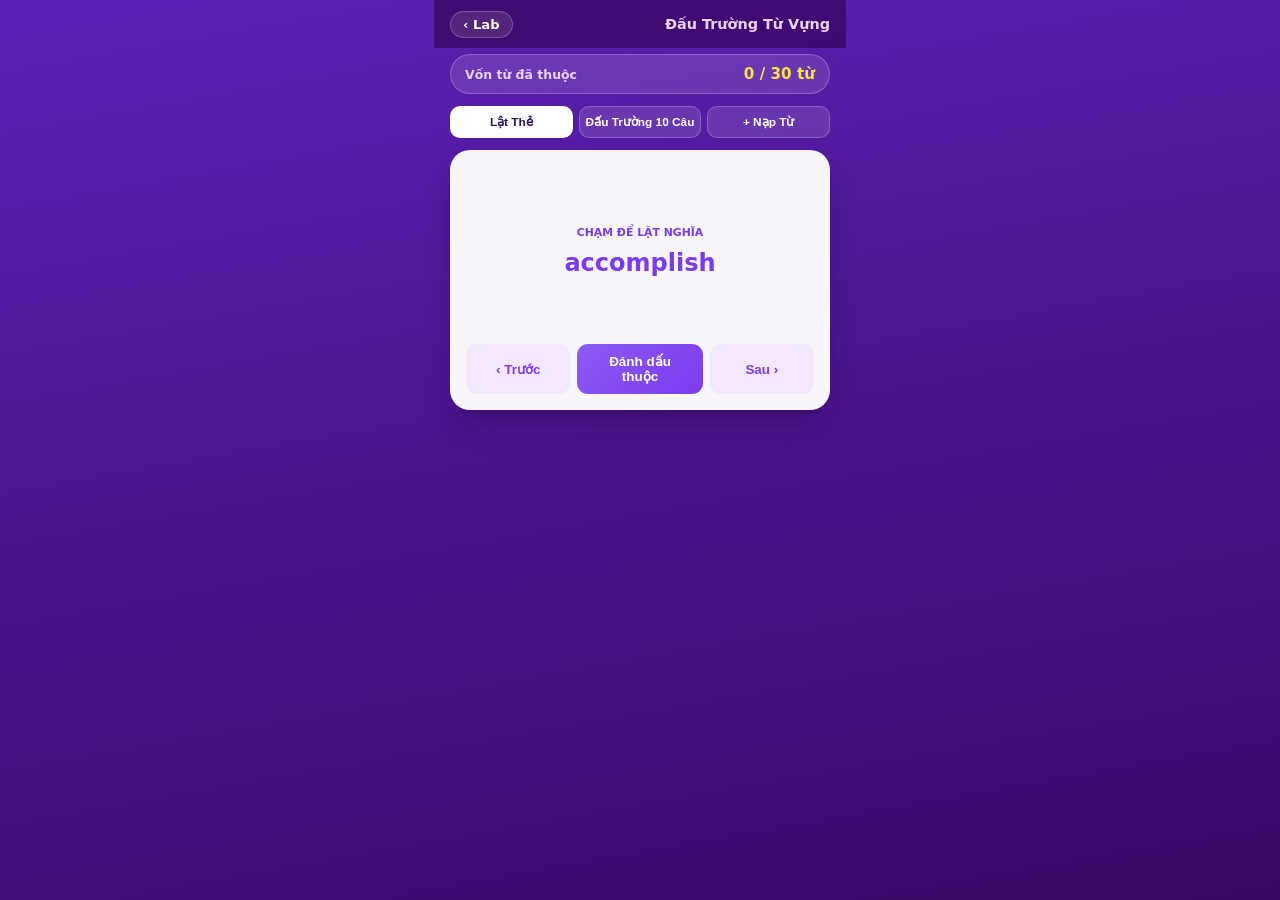
<file: tu-vung/index.html>
<!DOCTYPE html>
<html lang="vi">
<head>
  <meta charset="UTF-8" />
  <meta name="viewport" content="width=device-width, initial-scale=1.0, maximum-scale=1.0, user-scalable=no" />
  <title>Đấu Trường Từ Vựng · NghjaBoNC's Lab</title>
  <link rel="stylesheet" href="../core/theme.css?v=5" />
  <style>
    .tabs { display: grid; grid-template-columns: repeat(3, 1fr); gap: 6px; }
    .tab-b { padding: 8px 4px; border-radius: 10px; border: 1px solid var(--glass-border); background: var(--glass-bg); color: #fff; font-size: 0.74rem; font-weight: 800; cursor: pointer; }
    .tab-b.active { background: #fff; color: var(--text-dark); }
    .flash-box { min-height: 170px; display: flex; flex-direction: column; align-items: center; justify-content: center; text-align: center; gap: 10px; cursor: pointer; }
    .w-en { font-size: 1.5rem; font-weight: 900; color: var(--primary); }
    .w-vi { font-size: 1rem; font-weight: 700; color: #4c1d95; }
    .opt-btn { width: 100%; text-align: left; padding: 11px 13px; border-radius: 12px; border: 1.5px solid #ddd6fe; background: #faf5ff; color: var(--text-dark); font-size: 0.84rem; font-weight: 700; cursor: pointer; }
    .opt-btn.ok { background: #d1fae5; border-color: var(--emerald); color: #065f46; }
    .opt-btn.bad { background: #fee2e2; border-color: var(--danger); color: #991b1b; }
  </style>
</head>
<body>
  <header class="top-nav">
    <a href="../" class="back-btn">‹ Lab</a>
    <span class="page-title">Đấu Trường Từ Vựng</span>
  </header>
  <main class="wrap">
    <div class="glass-card" style="display:flex;justify-content:space-between;align-items:center;padding:10px 14px;">
      <span style="font-size:0.78rem;font-weight:700;color:var(--text-sub);">Vốn từ đã thuộc</span>
      <strong id="v-stat" style="color:var(--gold);font-size:0.95rem;">0 / 30 từ</strong>
    </div>

    <div class="tabs">
      <button class="tab-b active" data-v="card">Lật Thẻ</button>
      <button class="tab-b" data-v="quiz">Đấu Trường 10 Câu</button>
      <button class="tab-b" data-v="add">+ Nạp Từ</button>
    </div>

    <section id="view-card" class="white-card">
      <div id="fc-area" class="flash-box">
        <span style="font-size:0.68rem;font-weight:800;color:#7c3aed;">CHẠM ĐỂ LẬT NGHĨA</span>
        <div id="fc-en" class="w-en">accomplish</div>
        <div id="fc-vi" class="w-vi hidden">hoàn thành, đạt được</div>
      </div>
      <div style="display:grid;grid-template-columns:1fr 1.2fr 1fr;gap:7px;margin-top:8px;">
        <button id="fc-prev" class="btn-sec">‹ Trước</button>
        <button id="fc-master" class="btn-pri">Đã thuộc ✓</button>
        <button id="fc-next" class="btn-sec">Sau ›</button>
      </div>
    </section>

    <section id="view-quiz" class="white-card hidden" style="display:flex;flex-direction:column;gap:9px;">
      <div style="display:flex;justify-content:space-between;font-size:0.75rem;font-weight:800;color:var(--primary);">
        <span id="qz-idx">Câu 1 / 10</span><span id="qz-sc">Điểm: 0</span>
      </div>
      <div id="qz-q" style="font-size:1.25rem;font-weight:900;text-align:center;padding:8px 0;"></div>
      <div id="qz-opts" style="display:flex;flex-direction:column;gap:7px;"></div>
    </section>

    <section id="view-add" class="white-card hidden" style="display:flex;flex-direction:column;gap:8px;">
      <strong style="font-size:0.86rem;">Thêm từ vựng TOEIC / VSTEP mới</strong>
      <input id="nw-en" class="input-box" placeholder="Từ tiếng Anh (VD: prerequisite)" />
      <input id="nw-vi" class="input-box" placeholder="Nghĩa tiếng Việt (VD: điều kiện tiên quyết)" />
      <button id="nw-save" class="btn-pri">Lưu Từ Mới</button>
    </section>
  </main>

  <script src="../core/roadmap.js?v=5"></script>
  <script src="../core/store.js?v=5"></script>
  <script>
    const BASE_VOCAB = [
      { en: 'accomplish', vi: 'hoàn thành, đạt được' }, { en: 'adjacent', vi: 'liền kề, sát bên' },
      { en: 'allocate', vi: 'phân bổ, chỉ định' }, { en: 'anticipate', vi: 'dự đoán, lường trước' },
      { en: 'arbitrary', vi: 'tùy ý, độc đoán' }, { en: 'benchmark', vi: 'tiêu chuẩn đối chiếu' },
      { en: 'collaborate', vi: 'cộng tác, hợp tác' }, { en: 'comply', vi: 'tuân thủ, chấp hành' },
      { en: 'comprehensive', vi: 'toàn diện, bao quát' }, { en: 'consecutive', vi: 'liên tiếp, không ngắt quãng' },
      { en: 'constraint', vi: 'sự ràng buộc, hạn chế' }, { en: 'crucial', vi: 'cốt yếu, quan trọng' },
      { en: 'dedicate', vi: 'cống hiến, dành riêng' }, { en: 'deteriorate', vi: 'xấu đi, suy giảm' },
      { en: 'eligible', vi: 'đủ điều kiện, thích hợp' }, { en: 'enhance', vi: 'nâng cao, tăng cường' },
      { en: 'equivalent', vi: 'tương đương' }, { en: 'feasible', vi: 'khả thi, thực hiện được' },
      { en: 'fluctuate', vi: 'dao động, biến động' }, { en: 'implement', vi: 'triển khai, thực thi' },
      { en: 'inevitable', vi: 'không thể tránh khỏi' }, { en: 'initiative', vi: 'sáng kiến, thế chủ động' },
      { en: 'mandatory', vi: 'bắt buộc' }, { en: 'negligible', vi: 'không đáng kể' },
      { en: 'obsolete', vi: 'lỗi thời, cổ hủ' }, { en: 'postpone', vi: 'trì hoãn' },
      { en: 'preliminary', vi: 'sơ bộ, mở đầu' }, { en: 'proficient', vi: 'thành thạo, giỏi' },
      { en: 'redundant', vi: 'dư thừa' }, { en: 'vulnerable', vi: 'dễ bị tổn thương / tấn công' }
    ];

    let idx = 0, flipped = false;
    const allWords = () => [...LabStore.load().customVocab, ...BASE_VOCAB];
    const updStat = () => {
      const s = LabStore.load(), tot = allWords().length;
      document.getElementById('v-stat').textContent = `${s.masteredVocab.length} / ${tot} từ`;
    };

    const renderCard = () => {
      const list = allWords(), w = list[idx % list.length], s = LabStore.load();
      document.getElementById('fc-en').textContent = w.en;
      document.getElementById('fc-vi').textContent = w.vi;
      document.getElementById('fc-vi').classList.toggle('hidden', !flipped);
      const ok = s.masteredVocab.includes(w.en);
      const btn = document.getElementById('fc-master');
      btn.textContent = ok ? 'Đã thuộc ✓' : 'Đánh dấu thuộc';
      btn.style.background = ok ? 'var(--emerald)' : '';
      updStat();
    };

    document.getElementById('fc-area').onclick = () => { flipped = !flipped; renderCard(); };
    document.getElementById('fc-next').onclick = () => { idx = (idx + 1) % allWords().length; flipped = false; renderCard(); };
    document.getElementById('fc-prev').onclick = () => { idx = (idx - 1 + allWords().length) % allWords().length; flipped = false; renderCard(); };
    document.getElementById('fc-master').onclick = () => {
      const list = allWords(), w = list[idx % list.length], s = LabStore.load();
      const pos = s.masteredVocab.indexOf(w.en);
      if (pos >= 0) s.masteredVocab.splice(pos, 1); else s.masteredVocab.push(w.en);
      LabStore.save(s); renderCard();
    };

    // Quiz 10 câu
    let qList = [], qStep = 0, qScore = 0;
    const startQuiz = () => {
      const pool = allWords().sort(() => Math.random() - 0.5);
      qList = pool.slice(0, 10); qStep = 0; qScore = 0; renderQuiz();
    };
    const renderQuiz = () => {
      if (qStep >= qList.length) {
        LabStore.bump('quizRuns', 1);
        if (qScore === qList.length) LabStore.bump('perfectQuiz', 1);
        document.getElementById('qz-q').textContent = `Hoàn thành: ${qScore} / ${qList.length} điểm!`;
        document.getElementById('qz-opts').innerHTML = `<button class="btn-pri" onclick="startQuiz()">Đấu Lại Lượt Mới</button>`;
        return;
      }
      const cur = qList[qStep], pool = allWords().filter(x => x.en !== cur.en).sort(() => Math.random() - 0.5).slice(0, 3);
      const opts = [cur, ...pool].sort(() => Math.random() - 0.5);
      document.getElementById('qz-idx').textContent = `Câu ${qStep + 1} / ${qList.length}`;
      document.getElementById('qz-sc').textContent = `Điểm: ${qScore}`;
      document.getElementById('qz-q').textContent = cur.en;
      const box = document.getElementById('qz-opts'); box.innerHTML = '';
      opts.forEach(o => {
        const b = document.createElement('button'); b.className = 'opt-btn'; b.textContent = o.vi;
        b.onclick = () => {
          box.querySelectorAll('button').forEach(x => x.disabled = true);
          if (o.en === cur.en) { b.classList.add('ok'); qScore++; } else { b.classList.add('bad'); }
          setTimeout(() => { qStep++; renderQuiz(); }, 650);
        };
        box.appendChild(b);
      });
    };

    document.querySelectorAll('.tabs .tab-b').forEach(b => b.onclick = () => {
      document.querySelectorAll('.tabs .tab-b').forEach(x => x.classList.remove('active'));
      b.classList.add('active');
      const v = b.dataset.v;
      document.getElementById('view-card').classList.toggle('hidden', v !== 'card');
      document.getElementById('view-quiz').classList.toggle('hidden', v !== 'quiz');
      document.getElementById('view-add').classList.toggle('hidden', v !== 'add');
      if (v === 'quiz') startQuiz();
    });

    document.getElementById('nw-save').onclick = () => {
      const en = document.getElementById('nw-en').value.trim(), vi = document.getElementById('nw-vi').value.trim();
      if (!en || !vi) return;
      const s = LabStore.load(); s.customVocab.unshift({ en, vi }); LabStore.save(s);
      document.getElementById('nw-en').value = ''; document.getElementById('nw-vi').value = '';
      updStat(); alert('Đã thêm từ mới vào bộ thẻ!');
    };
    renderCard();
  </script>
</body>
</html>
</file>
<file: core/theme.css>
:root {
  --bg-top: #5b21b6; --bg-bottom: #3b0764;
  --card-bg: rgba(255, 255, 255, 0.96);
  --glass-bg: rgba(255, 255, 255, 0.12);
  --glass-border: rgba(255, 255, 255, 0.22);
  --primary: #7c3aed; --primary-light: #8b5cf6;
  --emerald: #059669; --emerald-light: #10b981;
  --amber: #f59e0b; --danger: #ef4444;
  --gold: #fde047; --mint: #6ee7b7;
  --text-light: #ffffff; --text-sub: #e9d5ff; --text-dark: #2e1065;
  --r-card: 20px; --r-elem: 13px;
}
* { box-sizing: border-box; margin: 0; padding: 0; -webkit-tap-highlight-color: transparent; }
body {
  min-height: 100dvh; font-family: system-ui, -apple-system, sans-serif;
  background: linear-gradient(170deg, var(--bg-top) 0%, var(--bg-bottom) 100%);
  color: var(--text-light); padding: 54px 16px 24px;
  display: flex; flex-direction: column; align-items: center;
}
.hidden { display: none !important; }
.top-nav {
  position: fixed; top: 0; left: 0; right: 0; height: 48px; background: rgba(59, 7, 100, 0.82); backdrop-filter: blur(12px);
  max-width: 412px; margin: 0 auto; padding: 0 16px;
  display: flex; align-items: center; justify-content: space-between; z-index: 100;
}
.back-btn, .badge-pill {
  display: inline-flex; align-items: center; gap: 6px; padding: 5px 12px;
  background: var(--glass-bg); border: 1px solid var(--glass-border);
  backdrop-filter: blur(12px); border-radius: 999px;
  font-size: 0.82rem; font-weight: 700; color: var(--text-light); text-decoration: none; cursor: pointer;
}
.user-dot { width: 7px; height: 7px; border-radius: 50%; background: var(--emerald-light); box-shadow: 0 0 7px var(--emerald-light); }
.page-title { font-size: 0.9rem; font-weight: 800; color: var(--text-sub); }
.wrap { width: 100%; max-width: 380px; display: flex; flex-direction: column; gap: 12px; }
.glass-card { background: var(--glass-bg); border: 1px solid var(--glass-border); border-radius: var(--r-card); padding: 14px; }
.white-card { background: var(--card-bg); color: var(--text-dark); border-radius: var(--r-card); padding: 16px; box-shadow: 0 16px 32px -10px rgba(15,3,38,.45); }
.btn-pri, .btn-sec { border: none; border-radius: 11px; padding: 10px 14px; font-size: 0.84rem; font-weight: 700; cursor: pointer; }
.btn-pri { background: linear-gradient(135deg, var(--primary-light), var(--primary)); color: #fff; }
.btn-sec { background: #f3e8ff; color: var(--primary); }
.input-box { width: 100%; border: 1.5px solid #ddd6fe; border-radius: 11px; padding: 9px 11px; font-size: 0.84rem; font-family: inherit; outline: none; }
</file>
